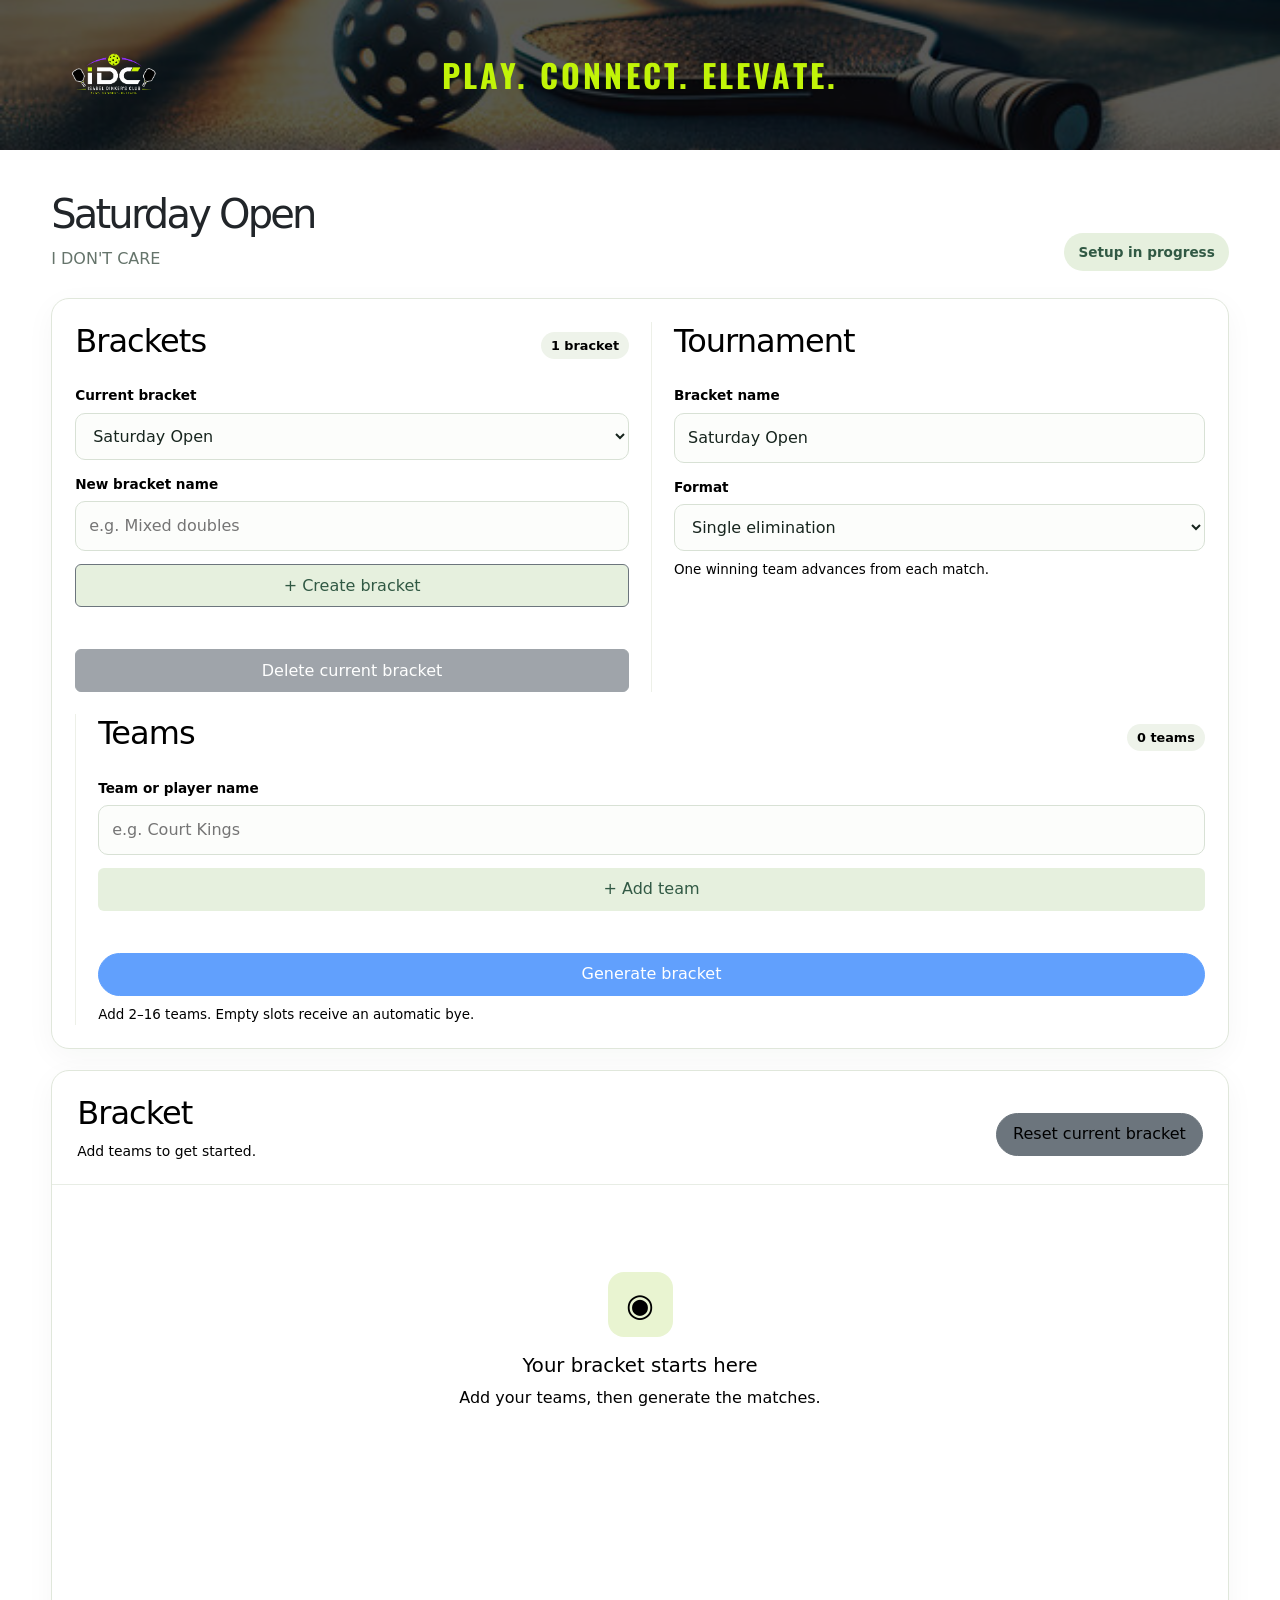
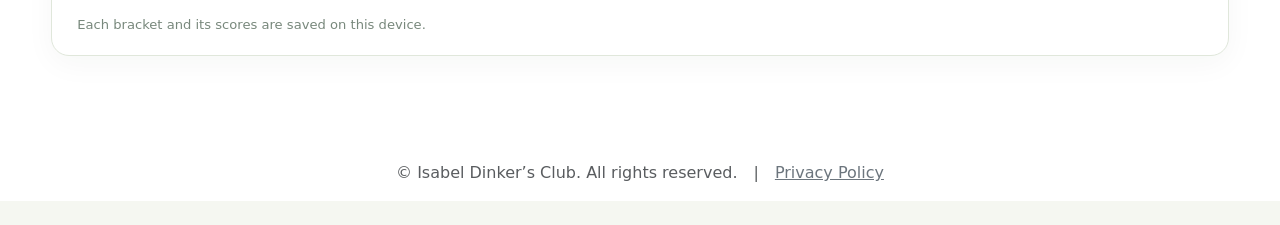
<file: Pickleball site/index.html>
<!doctype html>
<html lang="en" data-bs-theme="light">
  <head>
    <meta charset="utf-8"><meta name="viewport" content="width=device-width,initial-scale=1">
    <title>Isabel Dinker’s Club</title>
    <link
        rel="canonical"
        href="https://getbootstrap.com/docs/5.3/examples/footers/"
      />
    <meta name="description" content="Create a pickleball tournament, manage teams, and run a live single-elimination bracket.">
    <link rel="icon" type="idc_logo2.png" href="idclogo2.png">
    <link href="https://fonts.googleapis.com/css2?family=Oswald:wght@700&display=swap" rel="stylesheet">
    <link rel="stylesheet" href="css/style.css" />
    <script src="assets/js/color-modes.js"></script>
    <link href="assets/dist/css/bootstrap.min.css" rel="stylesheet" />
    <style>
      .bracket-wrap,
      .bracket-wrap p,
      .bracket-wrap h3,
      .bracket-wrap div,
      .sidebar,
      .sidebar h2,
      .sidebar .label,
      .sidebar .hint,
      .sidebar .count,
      .toolbar,
      .toolbar button,
      .toolbar h2,
      .toolbar p {
        color: #000;
      }
      .sidebar button{
        color: #315944;
        background: #e6f0de;
        font-weight: 500;
      }
      .standings-scroll {
        width: 100%;
        overflow-x: auto;
        margin: 0 0 26px;
      }

      .standings {
        width: 100%;
        min-width: 440px;
        border-collapse: collapse;
      }

      .standings th,
      .standings td {
        padding: 10px 12px;
        text-align: left;
        border-bottom: 1px solid #e7eee5;
      }
    </style>
    <meta name="theme-color" content="#c9c8cc" />
    

  </head>
  <body>
    <header> <img class="brand-logo" src="transparent-logo.png" alt="Isabel Dinker’s Club logo"/>

      <div class="header-title">
          <h1> PLAY. CONNECT. ELEVATE.</h1>
      </div>
    </header>

<main>
  <div class="title-row">
    <div>
      <p class="eyebrow"></p>
      <h1 id="displayName"></h1>
      <p class="sub">I DON'T CARE</p>
    </div>

    <span class="pill" id="status">Setup in progress</span>
  </div>

  <div class="layout">
    <aside class="panel sidebar">
      <section>
        <div class="section-heading">
          <h2>Brackets</h2>
          <span class="count" id="bracketCount">1 bracket</span>
        </div>

        <label class="label" for="bracketSelect">Current bracket</label>
        <select id="bracketSelect" aria-label="Current bracket"></select>

        <form id="newBracketForm">
          <label class="label" for="newBracketName">New bracket name</label>
          <input
            id="newBracketName"
            type="text"
            maxlength="60"
            placeholder="e.g. Mixed doubles"
            required
          />
          <button class="btn full btn-secondary px-3" type="submit">
            + Create bracket
          </button>
        </form>

        <p class="message" id="bracketMessage" role="alert"></p>

        <button
          class="btn full btn-secondary px-3"
          id="deleteBracket"
          type="button"
        >
          Delete current bracket
        </button>
      </section>

      <section>
        <div class="section-heading">
          <h2>Tournament</h2>
        </div>

        <label class="label" for="tournamentName">Bracket name</label>
        <input
          id="tournamentName"
          type="text"
          maxlength="60"
          value="Saturday Open"
        />

        <label class="label" for="formatSelect">Format</label>
        <select id="formatSelect">
          <option value="single">Single elimination</option>
          <option value="round-robin">
            Single round robin + single elimination
          </option>
        </select>

        <p class="hint" id="formatHint">One winning team per match.</p>
      </section>

      <section>
        <div class="section-heading">
          <h2>Teams</h2>
          <span class="count" id="teamCount">0 teams</span>
        </div>

        <form id="addForm">
          <label class="label" for="teamInput">Team or player name</label>
          <input
            id="teamInput"
            type="text"
            maxlength="45"
            placeholder="e.g. Court Kings"
            autocomplete="off"
            required
          />
          <button class="btn full" type="submit">+ Add team</button>
        </form>

        <p class="message" id="formMessage" role="alert"></p>
        <ul class="teams" id="teamList"></ul>

        <button
          class="btn full btn-primary rounded-pill px-3"
          id="generate"
          type="button"
        >
          Generate bracket
        </button>

        <p class="hint">
          Add 2–16 teams. Empty slots receive an automatic bye.
        </p>
      </section>
    </aside>

    <section class="panel main-panel" aria-label="Tournament bracket">
      <div class="toolbar">
        <div>
          <h2>Bracket</h2>
          <p id="bracketSummary">Add teams to get started.</p>
        </div>

        <div class="toolbar-actions">
          <button class="btn btn-dark" id="startPlayoffs" type="button" hidden>
            Start elimination
          </button>
          <button
            class="btn full btn-secondary rounded-pill px-3"
            id="reset"
            type="button"
          >
            Reset current bracket
          </button>
        </div>
      </div>

      <div class="bracket-wrap" id="bracketArea"></div>
      <div id="champion"></div>

      <div class="small-note">
        Each bracket and its scores are saved on this device.
      </div>
    </section>
  </div>
</main>


     <div class="container">
      <footer class="py-3 my-4">
        <div class="d-flex flex-wrap justify-content-center align-items-center gap-3 text-body-secondary">
          <span>&copy; Isabel Dinker’s Club. All rights reserved.</span>
          <span aria-hidden="true">|</span>
          <a href="privacy-policy.html" class="link-secondary">Privacy Policy</a>
        </div>
      </footer>
    </div>

    <div class="toast" id="toast" role="status" aria-live="polite"></div>

    <script src="script.js" defer></script>

  </body>
</html>
</file>
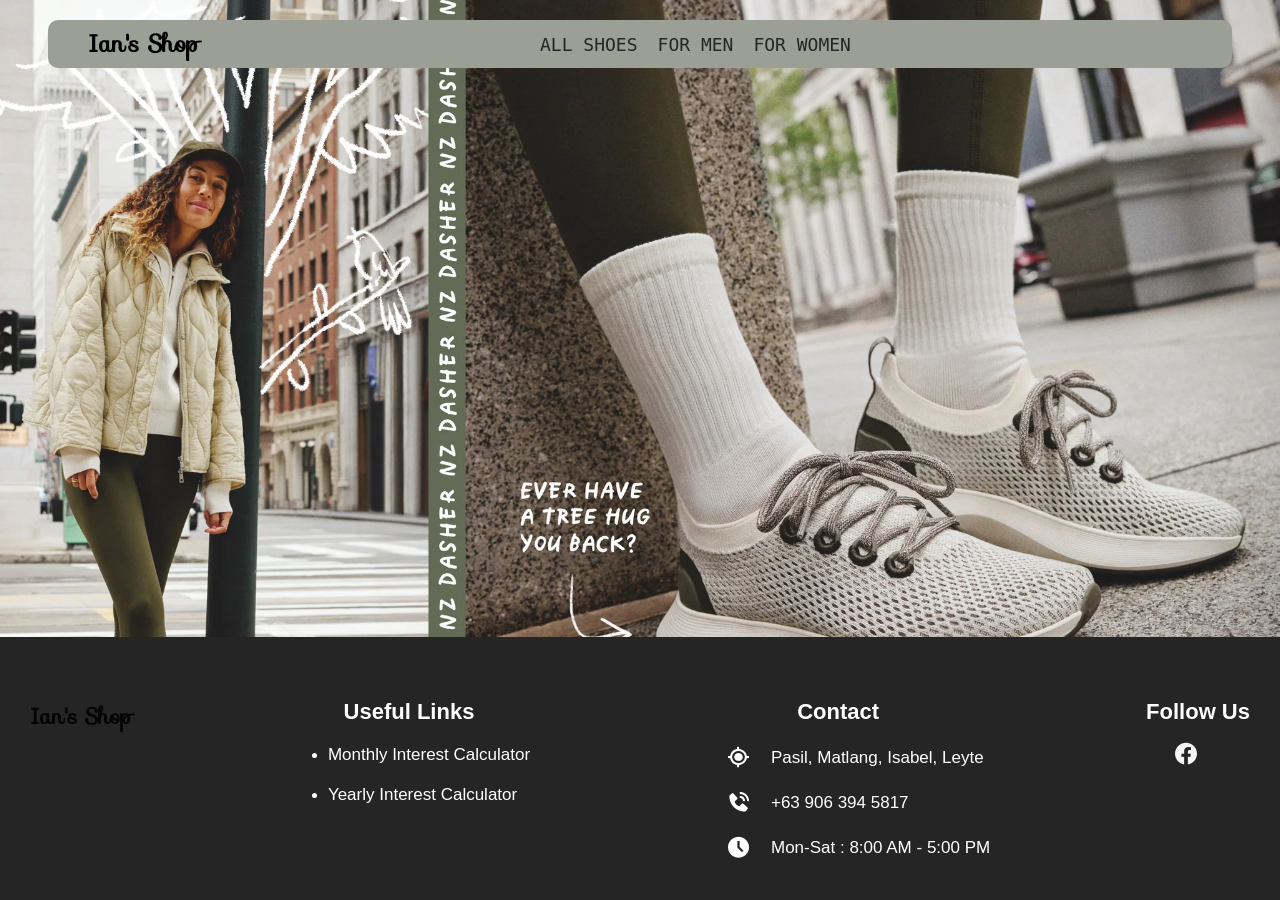
<file: Store/index.html>
<!doctype html>
<html lang="en">
  <head>
    <meta charset="UTF-8" />
    <meta name="viewport" content="width=device-width, initial-scale=1.0" />
    <link rel="preconnect" href="https://fonts.googleapis.com" />
    <link rel="preconnect" href="https://fonts.gstatic.com" crossorigin />
    <link
      href="https://fonts.googleapis.com/css2?family=Imperial+Script&family=Sofia&display=swap"
      rel="stylesheet"
    />
    <link
      href="https://fonts.googleapis.com/css2?family=Imperial+Script&family=Iosevka+Charon+Mono:ital,wght@0,300;0,400;0,500;0,700;1,300;1,400;1,500;1,700&family=Sofia&display=swap"
      rel="stylesheet"
    />
    <link href="https://unpkg.com/boxicons@2.1.4/css/boxicons.min.css" 
    rel="stylesheet"/>
    <title>Ian's Shop</title>
    <style>
      :root {
          /* Colors */
          --primary-color: #7b80a8;
          --secondary-color: #f3961c;
          --dark-color: #252525;
          --white-color: #fff;
          --light-gray-color: #f2f2f2;
          --labor-services-color: #273071;
          --background-image: url("Header_photo.webp");
          --mobile-background: url("mobile_version_background.png");
          --black-color: #050505;
          --header-color: #878a81;
          --secondary-background: #9c9f96;
          --margin-bottom: 16px;
          --site-max-width: 100%;
          --spacing:4px;
          }
      * {
              box-sizing: border-box;
              font-family: Arial, Helvetica, sans-serif;
          }
      html, body {
        /* width: 100%; */
        margin: 0;
        min-height: 100%;
        scroll-behavior: smooth;
          }
      header {
          position: absolute;
          top: calc(var(--spacing) * 5);
          left: calc(var(--spacing) * 12);
          right: calc(var(--spacing) * 12);
          height: calc(var(--spacing) * 12);
          padding: 0px 40px;

          background: var(--secondary-background);
          border-radius: 10px;
          justify-content: center;
          display: flex;
          align-items: center;

      }


        body {
            min-height: 100vh;
            display: flex;
            flex-direction: column;

            background-image: var(--background-image);
            background-size: cover;
            background-position: center;
            background-repeat: no-repeat;
            text-align: center;
            /* background-color: var(--white-color); */
            }

          /* .nav {
              width: 100%;
              max-width: 1500px;
              margin: 50px auto;
              color: #000;
              height: auto;
              display: flex;
              justify-content: center;
              align-items: center;
              padding: 0 40px;
              transition: 0.2s ease;
              } */

          .project-title {
              margin: 0;
              font-family: "sofia", cursive;
          }
          .menu-box {
              display: flex;
              gap: 20px;
              font-family: sans-serif;
              font-size: large;

              /* padding: 10px 15px; */
              margin: auto;
              align-items: center;
             }
          .menu-box a {
              text-decoration: none;
              color: #252525;
              font-family: "Iosevka Charon Mono", monospace;
              font-weight: 500;
          }

          .menu-box a:hover {
              /* background-color: blue; */
              color: white;
          }

          .burger-button {
              display: none;
              background: none;
              border: none;
              font-size: 30px;
              cursor: pointer;
              color: #252525;
          }
          /* Footer Section */
        /* footer {
            background: #273071;
            color: var(--white-color);
            padding: 60px 20px;
        } */

        .footer_section {
            display: flex;
            justify-content: space-between;
            
        }

        .footer_section h3 {
            font-size: 22px;
            margin-bottom: 16px;
            font-weight: 600;
        }

        .footer_section .footer_logo a {
            display: flex;
            gap: 15px;
            align-items: center;
            color: #050505;
            text-decoration: none;
        }

        .footer_section .footer_logo a img {
            max-width: 200px;
        }

        .footer_section .footer_logo a h2 {
            font-weight: 600;
        }

        .footer_section .useful_links ul li {
            margin: 20px 0;
            text-align: left;
            
        }

        .footer_section .useful_links ul li a {
            color: var(--white-color);
            font-size: 17px;
            text-decoration: none;
        }

        .footer_section .useful_links ul li a:hover {
            text-decoration: underline;
        }

        .footer_section .contact_us ul li {
            margin: 20px 0;
            display: flex;
            align-items: center;
            gap: 20px;
        }

        .footer_section .contact_us ul li i {
            font-size: 25px;
        }

        .footer_section .contact_us ul li span {
            font-size: 17px;
        }

        .footer_section .follow_us i {
            font-size: 26px;
            margin-right: 25px;
            cursor: pointer;
            color: #f6f6f7;
            transition: all 0.3s ease;
            text-decoration: none;
        }
        .footer_title {
            text-decoration: none;
            font-family: 'sofia', cursive;
        }

        .footer_section .follow_us i:hover {
            color: white;
        }
        .section_container {
            margin: 0 auto;
            max-width: var(--site-max-width);
        }
        .site-footer {
            width: 100%;
            margin-top: 60px;
            padding: 40px 30px 20px;
            background-color: #252525;
            color: white;
        }

        .bxl-facebook-circle {
            color: #1877f2;
            font-size: 32px;
        }
        .main-content {
            flex: 1;
        }

          @media screen and (max-width: 900px) {
            
        html,
        body {
            width: 100%;
            min-height: 100%;
            height: auto;
            margin: 0;
            scroll-behavior: smooth;
        }

        header {
            top: 15px;
            left: 20px;
            right: 20px;
            height: 55px;
            padding: 0 25px;

            display: flex;
            justify-content: space-between;
            align-items: center;

            border-radius: 10px;
        }

        body {
            min-height: 100vh;
            background-image: var(--mobile-background);
            background-size: cover;
            background-position: center;
            background-repeat: no-repeat;
        }

        .project-title {
            margin: 0;
            font-family: "Sofia", cursive;
            font-size: 26px;
        }

        .site-footer {
            margin-top: 40px;
            padding: 35px 25px 20px;
        }

        .footer_section {
            display: grid;
            grid-template-columns: repeat(2, minmax(0, 1fr));
            gap: 35px 50px;
        }

        .footer_section > div {
            min-width: 0;
            text-align: left;
        }

        .footer_section h3 {
            margin-top: 0;
            margin-bottom: 14px;
            font-size: 20px;
        }

        .footer_section .footer_logo a {
            justify-content: flex-start;
        }

        .footer_section .footer_logo a img {
            width: 100%;
            max-width: 160px;
            height: auto;
        }

        .footer_section .useful_links ul,
        .footer_section .contact_us ul {
            margin: 0;
            padding: 0;
            list-style: none;
        }

        .footer_section .useful_links ul li {
            margin: 12px 0;
            text-align: left;
        }

        .footer_section .useful_links ul li a {
            font-size: 15px;
        }

        .footer_section .contact_us ul li {
            margin: 12px 0;
            gap: 12px;
            align-items: flex-start;
        }

        .footer_section .contact_us ul li i {
            flex-shrink: 0;
            font-size: 22px;
        }

        .footer_section .contact_us ul li span {
            font-size: 15px;
            line-height: 1.5;
            overflow-wrap: anywhere;
        }

        .footer_section .follow_us i {
            margin-right: 15px;
            font-size: 30px;
        }
        }
       
    

    @media screen and (max-width: 600px) {

        html, body {
            width: 100%;
            min-height: 100vh;
            height: auto;
            margin: 0;
            padding: 0;
            overflow-x: hidden;
            scroll-behavior: smooth;
        }  
        header {
            position: relative;
            top: 0;
            left: 0;
            right: 0;
            width: 100%;
            height: 65px;
            padding: 0 20px;
            display: flex;
            justify-content: space-between;
            align-items: center;
            background: var(--secondary-background);
            border-radius: 0;
            z-index: 1000;
        }
        /* BACKGROUND */

        body {
            background-image: var(--mobile-background);
            background-size: cover;
            background-position: center;
            background-repeat: no-repeat;
            background-attachment: scroll;
            text-align: center;
        }
        /* SHOP TITLE */

        .project-title {
            margin: 0;
            font-family: "sofia", cursive;
            font-size: 24px;
            white-space: nowrap;
        }
          header {
              position: relative;
              top: 0;
              left: 0;
              right: 0;
              width: 100%;
              height: auto;
              padding: 15px 20px;
              display: flex;
              justify-content: space-between;
              align-items: center;
              border-radius: 0;
          }

              /* SHOW BURGER BUTTON */

              .burger-button {
                  display: block;
              }

              /* HIDE MENU */

              .menu-box {
                  display: none;
                  position: absolute;
                  top: 100%;
                  left: 0;
                  width: 100%;
                  background-color: #9c9f96;
                  flex-direction: column;
                  gap: 0;
                  padding: 10px 0;
                  margin: 0;
                  z-index: 1000;
              }

              /* SHOW MENU AFTER CLICK */
              .menu-box.active {
                  display: flex;
              }

              /* MENU LINKS */

              .menu-box a {
                  width: 100%;
                  padding: 15px 20px;
                  text-align: center;
                  font-size: 16px;
              }
              .menu-box a:hover {
                  background-color: #7b80a8;
                  color: white;
              }

              .footer_section {
                    grid-template-columns: 1fr;
                    gap: 25px;
            }
        }
        

       
    </style>
  </head>
  <body>
    <header>
      <div>
        <h2 class="project-title">Ian's Shop</h2>
      </div>
      <!-- BURGER BUTTON -->
      <button class="burger-button" id="burgerBtn">☰</button>

      <nav class="menu-box" id="menuBox">
        <a href="shopall.html">ALL SHOES</a>
        <a href="for_men.html">FOR MEN</a>
        <a href="for_women.html">FOR WOMEN</a>
      </nav>
    </header>

    <main class="main-content">
        <h2></h2>
    </main>

    <!-- Footer Section -->
    <footer class="site-footer">
      <div class="section_container">
        <div class="footer_section">
          <div class="footer_logo">
            <a href="index.html">
              <h3 class="footer_title">Ian's Shop</h3>
            </a>
          </div>

          <div class="useful_links">
            <h3>Useful Links</h3>
            <ul>
              <li><a href="monthlycalc.html">Monthly Interest Calculator</a></li>
              <li><a href="interest_calc.html">Yearly Interest Calculator</a></li>
            </ul>
          </div>

          <div class="contact_us">
            <h3>Contact</h3>
            <ul>
              <li>
                <i class="bx bx-current-location"></i>
                <span>Pasil, Matlang, Isabel, Leyte</span>
              </li>
              <li>
                <i class="bx bxs-phone-call"></i> <span>+63 906 394 5817</span>
              </li>
              <li>
                <i class="bx bxs-time-five"></i>
                <span>Mon-Sat : 8:00 AM - 5:00 PM</span>
              </li>
            </ul>
          </div>

          <div class="follow_us">
            <h3>Follow Us</h3>
            <a href="https://www.facebook.com/christian.morre1/">
                <i class="bx bxl-facebook-circle"></i>
            </a>
          </div>
        </div>
      </div>
    </footer>

    <script>
        const burgerBtn = document.getElementById('burgerBtn');
        const menuBox = document.getElementById('menuBox');

        burgerBtn.addEventListener('click', function() {
            menuBox.classList.toggle('active');
        })
    </script>
  </body>
   
</html>
</file>
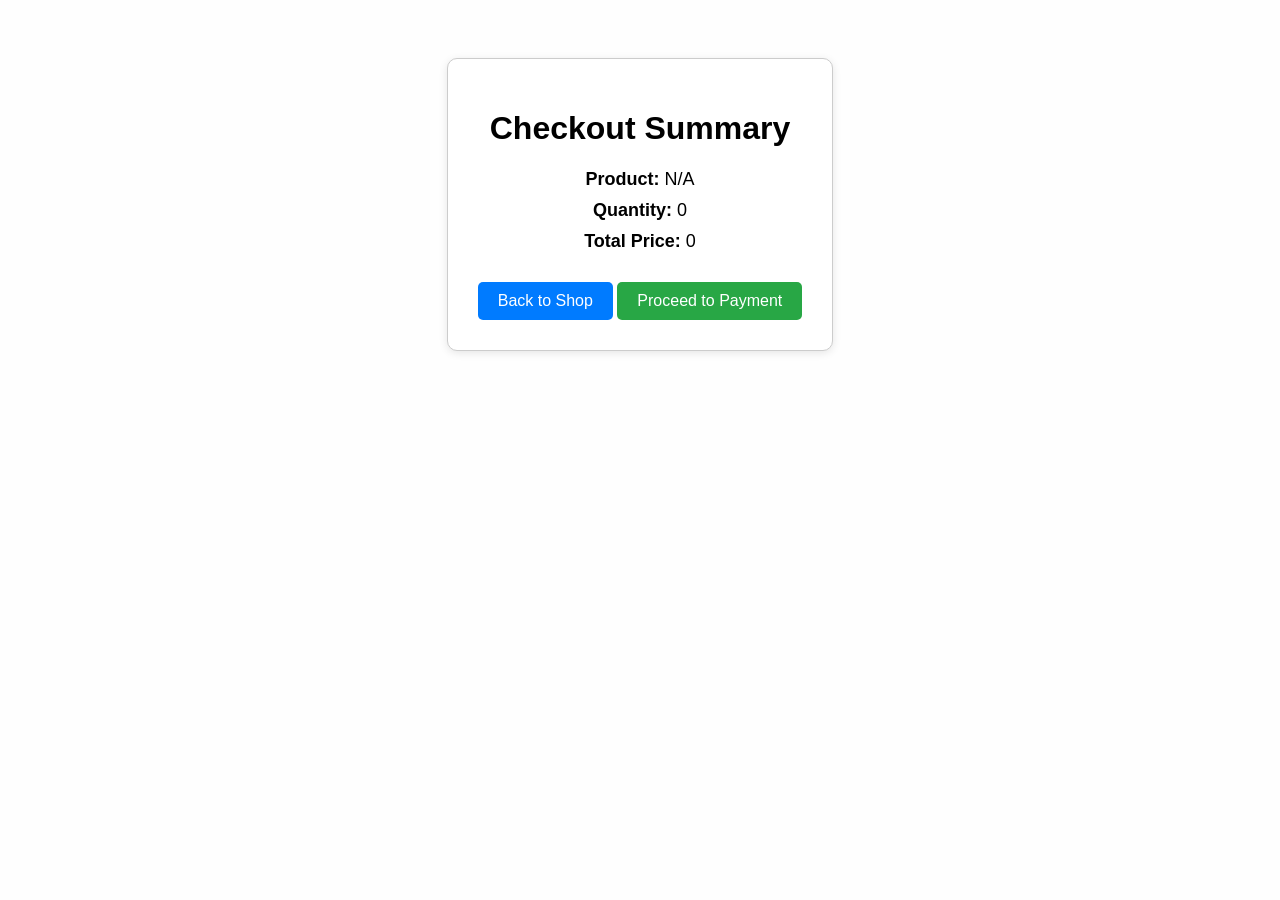
<file: Store/checkout.html>
<!DOCTYPE html>
<html lang="en">
<head>
    <meta charset="UTF-8">
    <meta name="viewport" content="width=device-width, initial-scale=1.0">
    <title>Checkout Summary</title>
    <style>
        body {
            font-family: Arial, Helvetica, sans-serif;
            background: #fefefe;
            padding: 50px;
            text-align: center;
        }
        .summary {
            display: inline-block;
            border: 1px solid #ccc;
            padding: 30px;
            border-radius: 10px;
            box-shadow: 0 2px 8px rgba(0,0, 0, 0.1);
            background-color: #fff;
        }
        h1 {
            color: 28a745;
        }
        p {
            font-size: 18px;
            margin: 10px 0;
        }
        .btn {
            margin-top: 20px;
            padding: 10px 20px;
            font-size: 16px;
            border: none;
            border-radius: 5px;
            cursor: pointer;
        }
        .back-btn {
            background-color: #007bff;
            color: white;
        }
        .pay-btn {
            background-color: #28a745;
            color: white;
        }

    </style>
</head>
<body>
    <div class="summary">
        <h1>Checkout Summary</h1>
        <p><strong>Product:</strong> <span id="productName"></span></p>
        <p><strong>Quantity:</strong> <span id="qty"></span></p>
        <p><strong>Total Price:</strong> <span id="total"></span></p>

        <button class="btn back-btn" id="backBtn"> Back to Shop</button>
        <button class="btn pay-btn" id="payBtn"> Proceed to Payment</button>
    </div>

    <script>
        //Read query parameters and display them
        const params = new URLSearchParams(window.location.search);
        const productName = params.get('product') || 'N/A';
        const quantity = params.get('qty') || '0';
        const total = params.get('total') || '0';

        document.getElementById('productName').textContent = productName;
        document.getElementById('qty').textContent = quantity;
        document.getElementById('total').textContent = total;
        
        //Back Button Handler
        document.getElementById('backBtn').addEventListener('click', function() {
            window.location.href = "shopall.html";
        });

        document.getElementById('payBtn').addEventListener('click', function () {
            alert(`Proceeding to payment... \n\nProduct: ${name}\nQuantity: ${quantity}\nTotal Price: $${total}`);
        });
    </script>

</body>
</html>
</file>
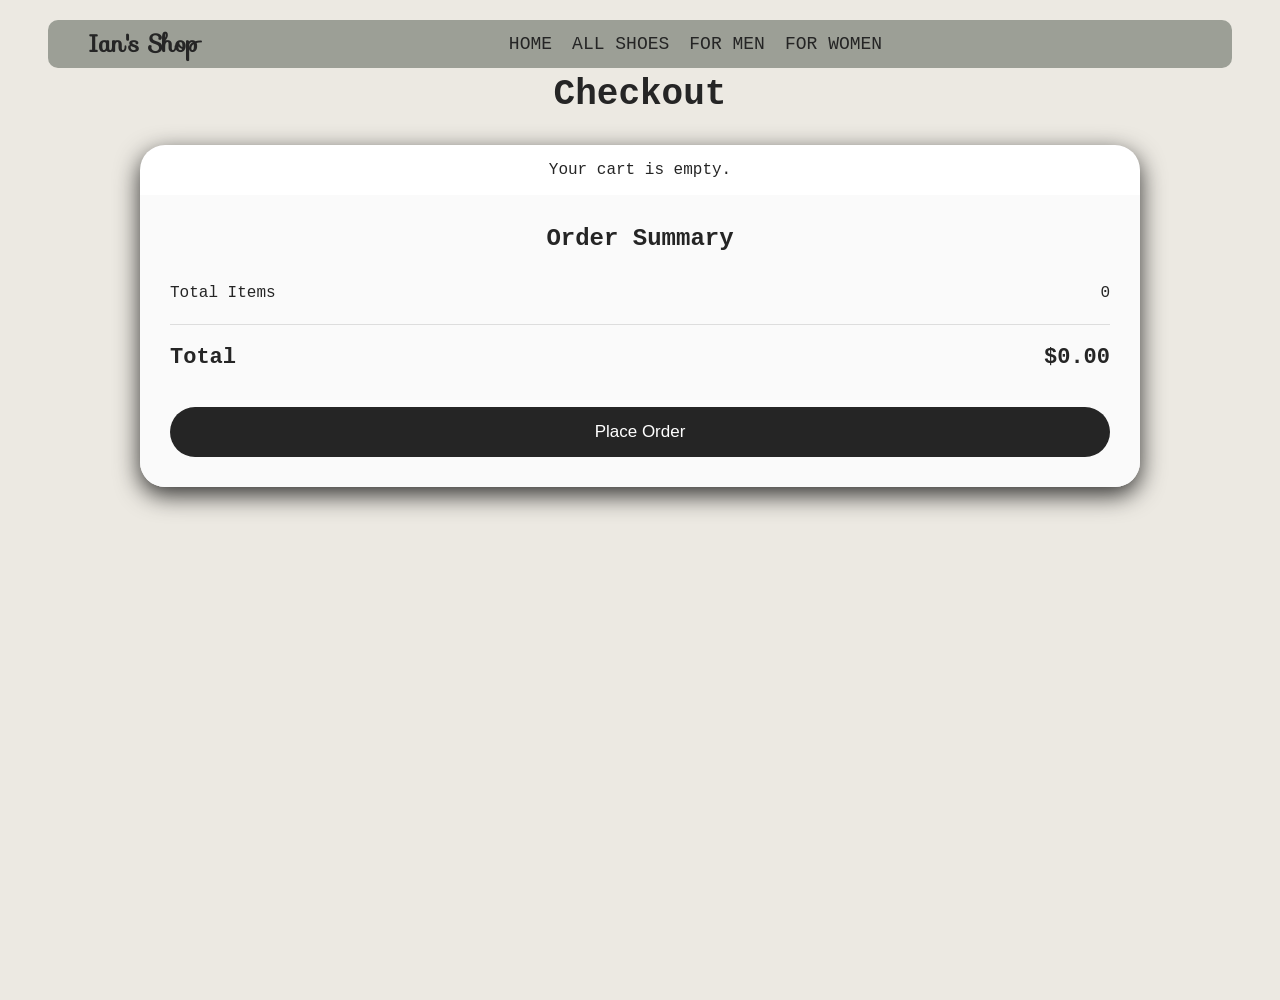
<file: Store/checkout2.html>
<!DOCTYPE html>
<html lang="en">
<head>
    <meta charset="UTF-8">
    <meta name="viewport" content="width=device-width, initial-scale=1.0">
    <title>CHECKOUT</title>
    <link rel="preconnect" href="https://fonts.googleapis.com">
    <link rel="preconnect" href="https://fonts.gstatic.com" crossorigin>
    <link href="https://fonts.googleapis.com/css2?family=Imperial+Script&family=Sofia&display=swap" rel="stylesheet">
    <link href="https://fonts.googleapis.com/css2?family=Imperial+Script&family=Iosevka+Charon+Mono:ital,wght@0,300;0,400;0,500;0,700;1,300;1,400;1,500;1,700&family=Sofia&display=swap" rel="stylesheet">
    <style>
    :root {
        /* Colors */
        --primary-color: #7b80a8;
        --secondary-color: #f3961c;
        --dark-color: #252525;
        --white-color: #fff;
        --light-gray-color: #f2f2f2;
        --labor-services-color: #273071;
        --background-image: url("Header_photo.webp");
        --black-color: #050505;
        --header-color: #878a81;
        --secondary-background: #9c9f96;
        --margin-bottom: 16px;
        --site-max-width: 100%;
        --spacing:4px;
        }
    * {
            box-sizing: border-box;
            /* font-family: Arial, Helvetica, sans-serif; */
        }
    html {
      /* width: 100%; */
      height: 1000px;
      margin: 0;
      scroll-behavior: smooth;
        }
    header {
        position: absolute;
        top: calc(var(--spacing) * 5);
        left: calc(var(--spacing) * 12);
        right: calc(var(--spacing) * 12);
        height: calc(var(--spacing) * 12);
        padding: 0px 40px;
        background: var(--secondary-background);
        border-radius: 10px;
        justify-content: center;
        display: flex;
        align-items: center;
       
    }
    

    body {
        background-color: #ece9e2;
        background-size: cover;
        background-position: center;
        background-repeat: no-repeat;
        text-align: center;
        margin: 0;
        padding: 50px 20px;
        font-family: "Iosevka Charon Mono", monospace;
        color: #252525;
        /* background-color: var(--white-color); */
        }

        /* .nav {
            width: 100%;
            max-width: 1500px;
            margin: 50px auto;
            color: #000;
            height: auto;
            display: flex;
            justify-content: center;
            align-items: center;
            padding: 0 40px;
            transition: 0.2s ease;
            } */

        .project-title {
            margin: 0;
            font-family: "sofia", cursive;
        }
        .menu-box {
            display: flex;
            gap: 20px;
            font-family: sans-serif;
            font-size: large;

            /* padding: 10px 15px; */
            margin: auto;
            align-items: center;
           }
        .menu-box a {
            text-decoration: none;
            color: #252525;
            font-family: "Iosevka Charon Mono", monospace;
            font-weight: 500;
        }

        .menu-box a:hover {
            /* background-color: blue; */
            color: white;
        }

        .checkout-container {
            width: 90%;
            max-width: 1000px;
            margin: auto;
        }

        .checkout-container > h1 {
            margin-bottom: 30px;
            font-size: 36px;
        }

        /* MAIN CHECKOUT BOX */

        .checkout-box {
            background-color: white;
            border-radius: 25px;
            overflow: hidden;
            box-shadow: 0 8px 25px rgba(0, 0, 0, 0.8);
        }

        /* PRODUCT */
        .checkout-product {
            display: grid;
            grid-template-columns: 180px 1fr 150px;
            align-items: center;
            gap: 30px;
            padding: 25px;
            border-bottom: 1px solid #e5e5e5;
        }

        /* IMAGE */
        .product-image {
            width: 180px;
            height: 180px;
            background-color: #f5f5f5;
            border-radius: 15px;
            display: flex;
            justify-content: center;
            align-items: center;
        }

        .product-image img {
            width: 100%;
            height: 100%;
            object-fit: contain;
            padding: 10px;
        }

        /* PRODUCT INFORMATION */
        .product-information {
            text-align: left;
        }

        .product-information h2 {
            margin: 0 0 10px;
            font-size: 22px;
        }

        /* .description {
            margin: 0 0 15px;
            color: #777;
        } */

        .price {
            font-size: 18px;
        }

        .quantity {
            color: #555;

        }

        /* SUBTOTAL */
        .subtotal {
            text-align: right;
        }

        .subtotal span {
            display: block;
            margin-bottom: 8px;
            color: #777;
        }

        .subtotal strong {
            font: 20px;
        }

        /* ORDER SUMMARY */
        .order-summary {
            padding: 30px;
            background-color: #fafafa;
        }

        .order-summary h2 {
            margin-top: 0;
        }

        .summary-row {
            display: flex;
            justify-content: space-between;
            padding: 12px 0;
        }

        .summary-row.total {
            margin-top: 10px;
            padding-top: 20px;
            border-top: 1px solid #ddd;
            font-size: 22px;
            font-weight: bold;
        }

        /* PLACE ORDER */

        #placeOrderBtn {
            width: 100%;
            margin-top: 25px;
            padding: 15px;
            border: none;
            border-radius: 25px;
            background-color: #252525;
            color: white;
            font-size: 17px;
            cursor: pointer;
        }

        #placeOrderBtn:hover {
            background-color: #555;
        }

        .burger-button {
            display: none;
            background: none;
            border: none;
            font-size: 30px;
            cursor: pointer;
            color: #252525;
        }

        @media (max-width: 700px) {

        header {
            position: relative;
            top: 0;
            left: 0;
            right: 0;
            width: 100%;
            height: auto;
            padding: 15px 20px;
            display: flex;
            justify-content: space-between;
            align-items: center;
            border-radius: 0;
         }

            /* SHOW BURGER BUTTON */

        .burger-button {
            display: block;
        }

            /* HIDE MENU */

        .menu-box {
            display: none;
            position: absolute;
            top: 100%;
            left: 0;
            width: 100%;
            background-color: #9c9f96;
            flex-direction: column;
            gap: 0;
            padding: 10px 0;
            margin: 0;
            z-index: 1000;
        }

            /* SHOW MENU AFTER CLICK */
        .menu-box.active {
            display: flex;
        }

            /* MENU LINKS */

        .menu-box a {
            width: 100%;
            padding: 15px 20px;
            text-align: center;
            font-size: 16px;
        }
        .menu-box a:hover {
            background-color: #7b80a8;
            color: white;
        }    

        .checkout-product {
            grid-template-columns: 100px 1fr;
            gap: 15px;
        }


        .product-image {
            width: 100px;
            height: 100px;
        }


        .subtotal {
            grid-column: 1 / -1;
            text-align: right;
        }

}

    </style>
</head>
<body>
     <header>
    <div>
         <h2 class="project-title">Ian's Shop</h2>
    </div>

    <!-- BURGER BUTTON -->
    <button class="burger-button" id="burgerBtn">☰</button>

    <nav class="menu-box" id="menuBox">
        <a href="index.html">HOME</a>
        <a href="shopall.html">ALL SHOES</a>
        <a href="for_men.html">FOR MEN</a>
        <a href="#">FOR WOMEN</a>
    </nav>
    </header>

    <main class="checkout-container">

        <h1>Checkout</h1>

        <!-- CHECKOUT BOX -->

        <section class="checkout-box">
            <!-- PRODUCT LIST -->
            <div id="checkoutItems">

                <!-- 
                Products will automatically
                 qppear here using Javascript 
                 -->

            </div>

                <!-- ORDER SUMMARY -->
                 <div class="order-summary">
                    <h2>Order Summary</h2>

                    <div class="summary-row">

                        <span>
                            Total Items
                        </span>

                        <span id="totalQuantity">0</span>
                    
                    </div>

                    <div class="summary-row total">
                        <span>Total</span>
                        <span>$<span id="totalPrice"></span>
                    </div>

                    <button id="placeOrderBtn">Place Order</button>

                 </div>
        </section>
    </main>

    <script>
        //GET CART FROM LOCAL STORAGE

        const cart = JSON.parse(localStorage.getItem("shoppingCart")) || [];

        //GET HTML ELEMENTS

        const checkoutItems = document.getElementById("checkoutItems");
        const totalQuantityDisplay = document.getElementById("totalQuantity");
        const totalPriceDisplay = document.getElementById("totalPrice");
        const placeOrderBtn = document.getElementById("placeOrderBtn");
        


        //TOTAL VARIABLES

        let totalQuantity = 0;
        let totalPrice = 0;

        //CHECK IF CART IS EMPTY

        if (cart.length === 0) {
            checkoutItems.innerHTML = "<p>Your cart is empty.</p>";
        }

        //DISPLAY PRODUCTS

        cart.forEach(function(item) {
            const subtotal = item.price * item.quantity;

            totalQuantity += item.quantity;

            totalPrice += subtotal;

            //CREATE PRODUCT CONTAINER

            const product = document.createElement("div");
            product.classList.add("checkout-product");

            product.innerHTML = `<div class="product-image">
                <img src="${item.image}"
                alt="${item.name}">
                </div>

                <div class="product-information">

                    <h2>
                        ${item.name}
                    </h2>

                    <p class="price">
                        $${item.price.toFixed(2)}
                    </p>

                    <p class="quantity">
                        Quantity:
                        ${item.quantity}
                    </p>
                </div>

                <div class="subtotal">
                    <span>Subtotal</span>

                    <strong>
                        $${subtotal.toFixed(2)}
                    </strong>
                </div>
                `;

                checkoutItems.appendChild(product);
        });

        //DISPLAY TOTALS

        totalQuantityDisplay.textContent = totalQuantity;
        totalPriceDisplay.textContent = totalPrice.toFixed(2);

        placeOrderBtn.addEventListener('click', function() {
            alert("Your order has been placed. Thank you for shopping with us")
            window.location.href = 'index.html';
        
        

    });

        const burgerBtn = document.getElementById('burgerBtn');
        const menuBox = document.getElementById('menuBox');

            burgerBtn.addEventListener("click", function() {
            menuBox.classList.toggle("active");

            const menuIsOpen = menuBox.classList.contains("active");
            burgerBtn.setAttribute("aria-expanded");
            menuIsOpen
        });

    </script>
</body>
</html>
</file>
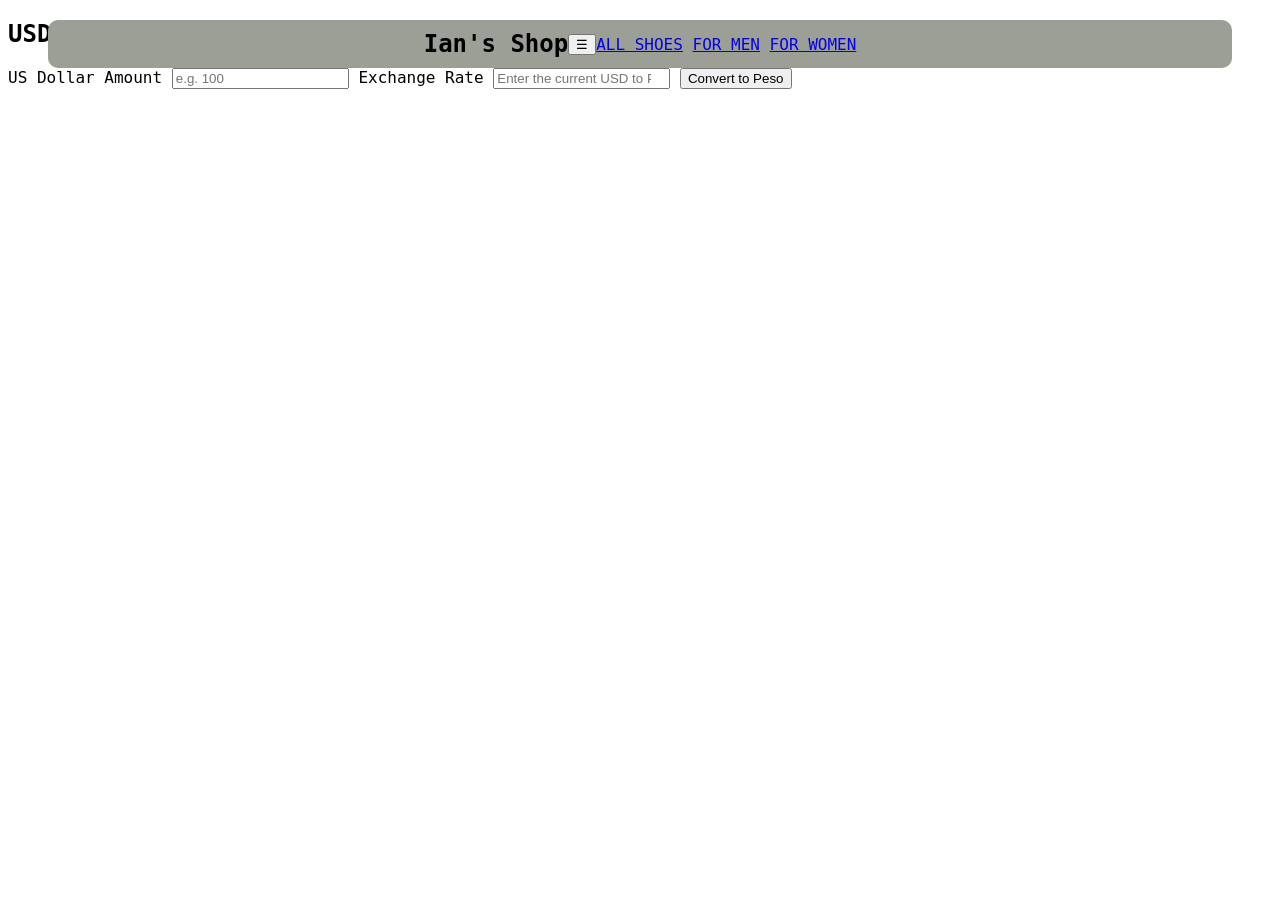
<file: Store/dollar_converter.html>
<!DOCTYPE html>
<html lang="en">
<head>
    <meta charset="UTF-8">
    <meta name="viewport" content="width=device-width, initial-scale=1.0">
    <meta charset="UTF-8">
    <meta name="viewport" content="width=device-width, initial-scale=1.0">
    <link rel="preconnect" href="https://fonts.googleapis.com">
    <link rel="preconnect" href="https://fonts.gstatic.com" crossorigin>
    <link href="https://fonts.googleapis.com/css2?family=Imperial+Script&family=Sofia&display=swap" rel="stylesheet">
    <link href="https://fonts.googleapis.com/css2?family=Imperial+Script&family=Iosevka+Charon+Mono:ital,wght@0,300;0,400;0,500;0,700;1,300;1,400;1,500;1,700&family=Sofia&display=swap" rel="stylesheet">
    <title>DOLLAR TO PESO</title>
    <style>
        body {
            font-family: "Iosevka Charon Mono", monospace;
            /* max-width: 400px;
            margin: 50px auto;
            padding: 20px;
            border: 1px solid #ccc;
            border-radius: 8px; */
        }
        :root {
            /* Colors */
            --primary-color: #7b80a8;
            --secondary-color: #f3961c;
            --dark-color: #252525;
            --white-color: #fff;
            --light-gray-color: #f2f2f2;
            --labor-services-color: #273071;
            /* --background-image: url("Header_photo.webp"); */
            --black-color: #050505;
            --header-color: #878a81;
            --secondary-background: #9c9f96;
            --margin-bottom: 16px;
            --site-max-width: 100%;
            --spacing:4px;
        }
        * {
            box-sizing: border-box;
            /* font-family: Arial, Helvetica, sans-serif; */
        }
        header {
          position: absolute;
          top: calc(var(--spacing) * 5);
          left: calc(var(--spacing) * 12);
          right: calc(var(--spacing) * 12);
          height: calc(var(--spacing) * 12);
          padding: 0px 40px;
          background: var(--secondary-background);
          border-radius: 10px;
          justify-content: center;
          display: flex;
          align-items: center;
        }

    </style>
</head>
<body>
    <header>
      <div>
        <h2 class="project-title">Ian's Shop</h2>
      </div>
      <!-- BURGER BUTTON -->
      <button class="burger-button" id="burgerBtn">☰</button>

      <nav class="menu-box" id="menuBox">
        <a href="shopall.html">ALL SHOES</a>
        <a href="for_men.html">FOR MEN</a>
        <a href="for_women.html">FOR WOMEN</a>
      </nav>
    </header>
    
    <main class="converter">
        
    <h2>USD to PHP Converter</h2>

        <label for="usdAmount">US Dollar Amount</label>
        <input
            type="number"
            id="usdAmount"
            min="0"
            step="0.01"
            placeholder="e.g. 100"
        />

        <label for="exchangeRate">Exchange Rate</label>
        <input
            type="number"
            id="exchangeRate"
            min="0"
            step="0.01"
            placeholder="Enter the current USD to PHP rate"
        />

        <button type="button" id="convertBtn">Convert to Peso</button>

        <div id="conversionResult" aria-live="polite"></div>

    </main>
</body>
</html>
</file>
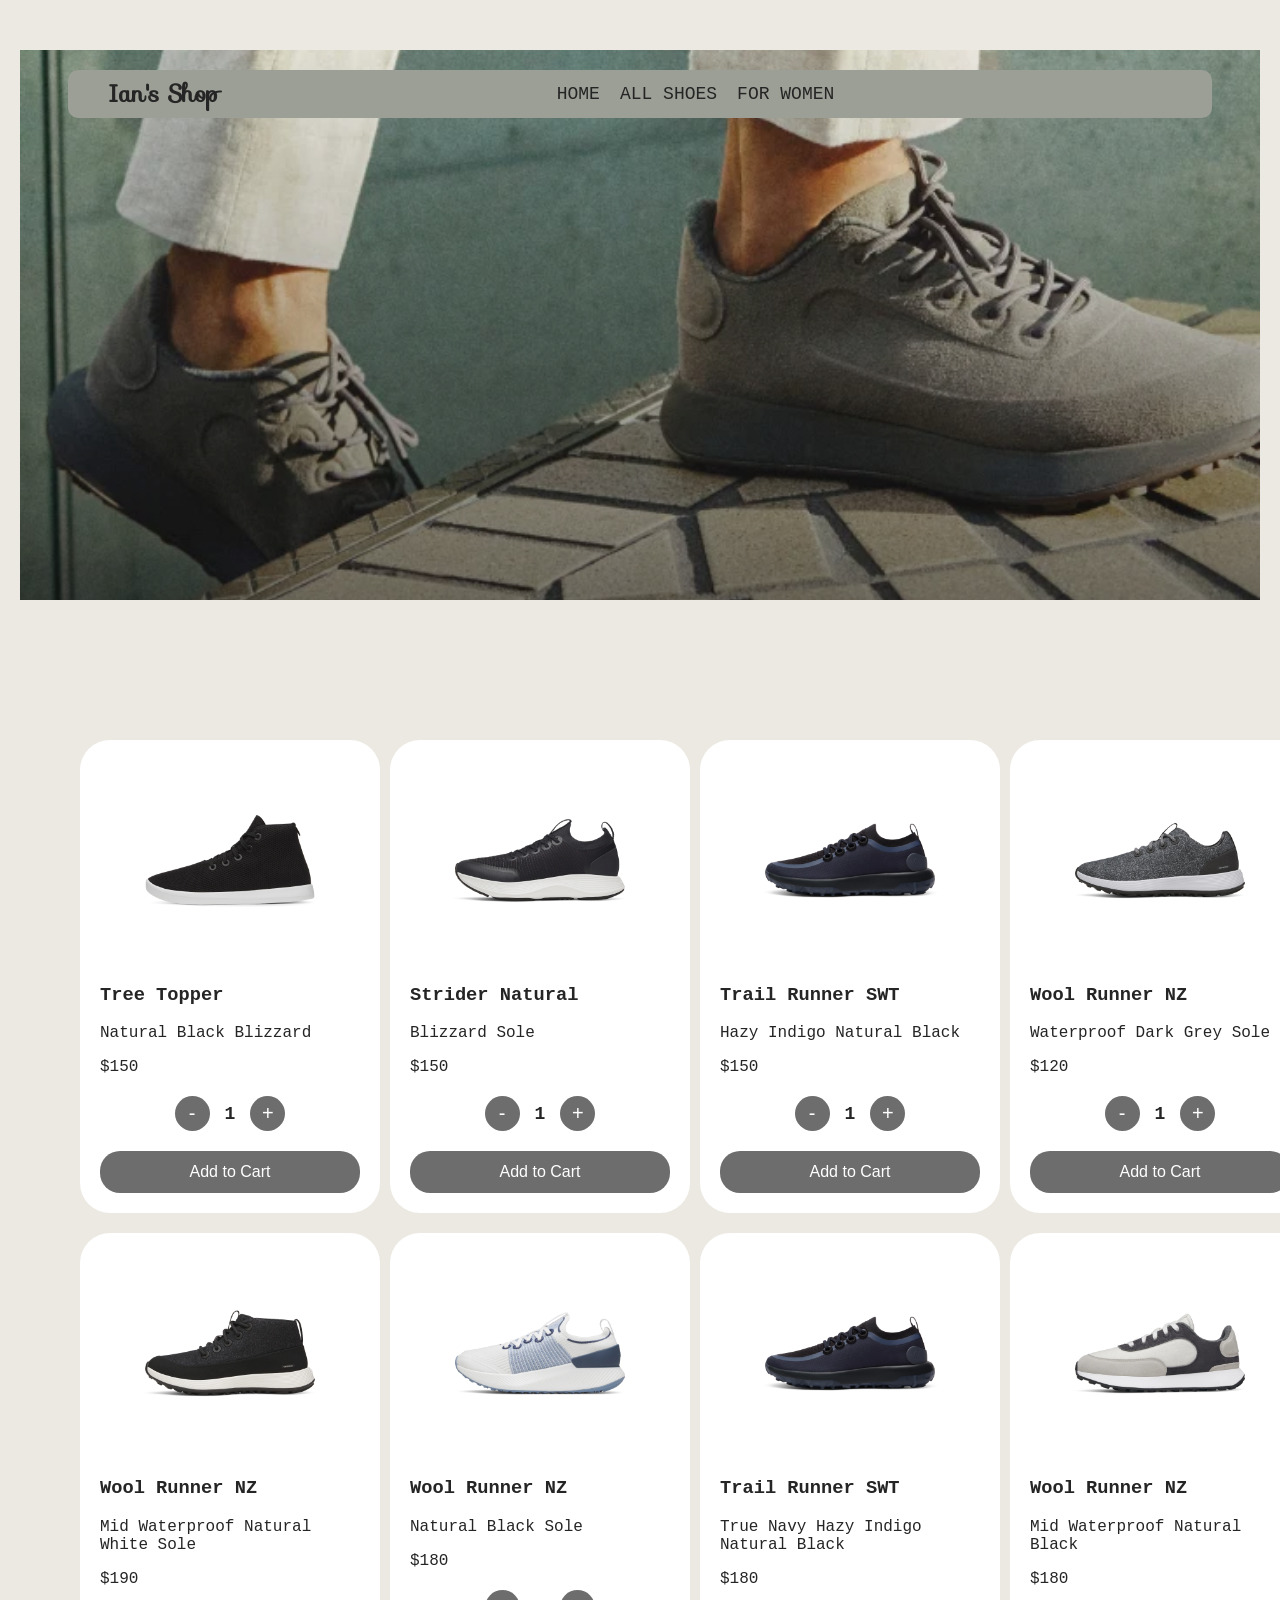
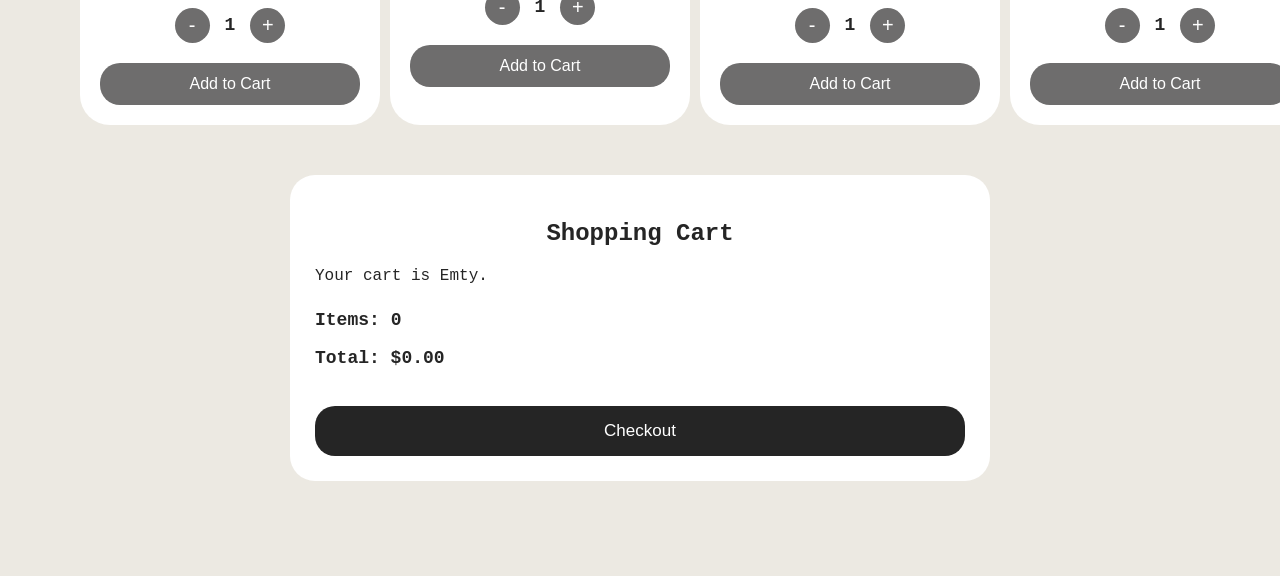
<file: Store/for_men.html>
<!DOCTYPE html>
<html lang="en">
<head>
    <meta charset="UTF-8">
    <meta name="viewport" content="width=device-width, initial-scale=1.0">
    <link rel="preconnect" href="https://fonts.googleapis.com" />
    <link rel="preconnect" href="https://fonts.gstatic.com" crossorigin />
    <link
      href="https://fonts.googleapis.com/css2?family=Imperial+Script&family=Sofia&display=swap"
      rel="stylesheet"
    />
    <link
      href="https://fonts.googleapis.com/css2?family=Imperial+Script&family=Iosevka+Charon+Mono:ital,wght@0,300;0,400;0,500;0,700;1,300;1,400;1,500;1,700&family=Sofia&display=swap"
      rel="stylesheet"
    />
    <title>SHOES FOR MEN</title>
    <style>
    :root {
        /* Colors */
        --primary-color: #7b80a8;
        --secondary-color: #f3961c;
        --dark-color: #252525;
        --white-color: #fff;
        --light-gray-color: #f2f2f2;
        --labor-services-color: #273071;
        --background-image: url("Header_photo.webp");
        --black-color: #050505;
        --header-color: #878a81;
        --secondary-background: #9c9f96;
        --margin-bottom: 16px;
        --site-max-width: 100%;
        --spacing:4px;
    }

    * {
        box-sizing: border-box;
    }

    html, body {
        height: 1000px;
        margin: 0;
        scroll-behavior: smooth;
    }

    header {
        position: absolute;
        top: calc(var(--spacing) * 5);
        left: calc(var(--spacing) * 12);
        right: calc(var(--spacing) * 12);
        height: calc(var(--spacing) * 12);
        padding: 0px 40px;
        background: var(--secondary-background);
        border-radius: 10px;
        justify-content: center;
        display: flex;
        align-items: center;
       
    }

    body {
        background-color: #ece9e2;
        background-size: cover;
        background-position: center;
        background-repeat: no-repeat;
        text-align: center;
        margin: 0;
        padding: 50px 20px;
        font-family: "Iosevka Charon Mono", monospace;
        color: #252525;
        /* background-color: var(--white-color); */
    }

    .hero {
        position: relative;
        width: 100%;
        min-height: 470px;
        background-image:
            linear-gradient(
            to bottom,
            rgba(0, 0, 0, 0.05),
            rgba(0, 0, 0, 0.35)
            ),
            url("mens_sneakers/mens_sneakers_header.webp");
        background-size: cover;
        background-position: center;
        background-repeat: no-repeat;

        border-radius: 20px;
        overflow: hidden;
    }

    .project-title {
        margin: 0;
        font-family: "sofia", cursive;
    }
    .menu-box {
        display: flex;
        gap: 20px;
        font-family: sans-serif;
        font-size: large;
        margin: auto;
        align-items: center;
    }
    .menu-box a {
        text-decoration: none;
        color: #252525;
        font-family: "Iosevka Charon Mono", monospace;
        font-weight: 500;
    }
    .menu-box a:hover {
        color: white;
    }

    .header_back {
        background-image: url("Mens_dasher.webp");
    }

    .gallery {
        width: 100%;
        max-width: 1400px;
        display: grid;
        grid-template-columns: repeat(4, 1fr);
        row-gap: 20px;
        column-gap: 10px;
        margin: 0 auto;
        padding: 20px;
        cursor: pointer;

            /* background-color: white;
            border-radius: 10%; */
    }
    .gallery img:hover {
        transform: scale(1.5);
    }

    .hero_container {
        padding: 120px 40px 60px;
        min-height: 100vh;
        
    }

    .shoe_box {
        width: 300px;
        padding: 20px;
        background-color: white;
        border-radius: 30px;
        align-items: flex-start;
        text-align: left;
        transition: transform 0.3s ease,
                    box-shadow 0.3s ease;

        font-family: "Iosevka Charon Mono", monospace;
    }

    .shoe_box:hover {
        transform: translateY(-8px);
        box-shadow: 0 12px 30px rgba(0, 0, 0, 0.12);
    }

    .shoe_box img {
        width: 100%;
        height: 200px;
        object-fit: contain;
    }

    .popup {
        display: none;
        position: fixed;
        top: 0;
        left: 0;
        width: 100%;
        height: 100%;
        background: rgba(0, 0, 0, 0.8);
        justify-content: center;
        align-items: center;
        flex-direction: column;
    }

    .popup img {
            width: 80%;
            max-width: 600px;
            border-radius: 10px;
        }
        .caption {
            color: white;
            margin-top: 10px;
            font-size: 18px;
            /* background: rgba(238, 235, 235, 0.5); */
            padding: 5px 10px;
            border-radius: 5px;
            font-family: "Iosevka Charon Mono", monospace;
            white-space: pre-line;
        }
        .close-btn {
            position: absolute;
            top: 290px;
            right: 530px;
            font-size: 30px;
            color: white;
            cursor: pointer;
        }

        /* Quantity Controls */
        .controls {
            display: flex;
            justify-content: center;
            align-items: center;
            gap: 15px;
            margin: 20px 0;
        }

        .controls button {
            width: 35px;
            height: 35px;
            border: none;
            border-radius: 50%;
            background-color: #6e6d6d;
            color: white;
            font-size: 20px;
            cursor: pointer;
        }

        .quantity {
            font-size: 18px;
            font-weight: bold;
        }
   
    /* Add to cart */

        .addToCartBtn {
            width: 100%;
            padding: 12px 20px;
            border: none;
            border-radius: 20px;
            background-color: #6e6d6d;
            color: white;
            font-size: 16px;
            cursor: pointer;
        }

        .addToCartBtn:hover {
            background-color: #4c5a7c;
            color: #050505;
        }

        /* Shopping Cart */

        .cart {
            width: 90%;
            max-width: 800px;
            margin: 40px auto;
            padding: 30px;
            background-color: white;
            border-radius: 25px;
            text-align: left;
        }

        .cart h2 {
            text-align: center;
        }

        .cart-item {
            display: flex;
            justify-content: space-between;
            padding: 15px 0;
            border-bottom: 1px solid #ddd;
        }

        .cart-summary {
            margin-top: 25px;
            font-size: 18px;
            font-weight: bold;
        }

        #checkoutBtn {
            width: 100%;
            padding: 15px;
            margin-top: 20px;
            border: none;
            border-radius: 20px;
            background-color: #252525;
            color: white;
            font-size: 17px;
            cursor: pointer;
        }

        /* TOAST MESSAGE */
        #toast {
            visibility: hidden;
            min-width: 250px;
            background-color: #333;
            color: #fff;
            text-align: center;
            border-radius: 8px;
            padding: 16px;
            position: fixed;
            z-index: 9999;
            bottom: 30px;
            right: 30px;
            font-size: 14px;
            transition: opacity 0.5s ease, visbility 0.5s;
        }
        #toast.show {
            visibility: visible;
            opacity: 1;
        }
        .burger-button {
            display: none;
            background: none;
            border: none;
            font-size: 30px;
            cursor: pointer;
            color: #252525;
        }

      
        @media screen and (max-width: 900px) {
        header {
            position: relative;
            top: 0;
            left: 0;
            right: 0;
            width: 100%;
            height: auto;
            padding: 15px 20px;
            display: flex;
            justify-content: space-between;
            align-items: center;
            background-color: #9c9f96;
            border-radius: 0;
            z-index: 1000;
        }

        .project-title {
            margin: 0;
            font-size: 26px;
        }

        /* HERO SECTION */

        .hero {
            min-height: 550px;
            background-image:
            linear-gradient(
                to bottom,
                rgba(0, 0, 0, 0.05),
                rgba(0, 0, 0, 0.45)
            ),
            url("mens_sneakers/mens_sneakers_mobile_header.webp");
            background-size: cover;
            background-position: center;
            background-repeat: no-repeat;
            border-radius: 0;
        }

        /* BURGER BUTTON */

        .burger-button {
            display: block;
            padding: 5px;
            background: none;
            border: none;
            color: #252525;
            font-size: 30px;
            cursor: pointer;
        }

        /* DROPDOWN MENU */

        .menu-box {
            display: none;
            position: absolute;
            top: 100%;
            left: 0;
            right: 0;
            width: 100%;
            margin: 0;
            padding: 10px 0;
            background-color: #9c9f96;
            flex-direction: column;
            gap: 0;
            z-index: 1000;
        }

        .menu-box.active {
            display: flex;
        }

        .menu-box a {
            width: 100%;
            padding: 15px 20px;
            color: #252525;
            font-size: 16px;
            text-align: center;
            text-decoration: none;
        }

        .menu-box a:hover {
            color: white;
            background-color: #7b80a8;
        }

        /* PRODUCT AREA */

        .hero_container {
            padding: 30px 15px;
            background-size: cover;
            background-position: center;
            background-repeat: no-repeat;
        }

        .gallery {
            width: 100%;
            padding: 10px;
            display: grid;
            grid-template-columns: repeat(2, minmax(0, 1fr));
            gap: 20px;
        }

        .shoe_box {
            width: 100%;
            max-width: 350px;
            margin: 0 auto;
        }

        .shoe_box img {
            display: block;
            width: 100%;
            height: 220px;
            object-fit: contain;
        }

        /* CART */

        .cart {
            width: calc(100% - 30px);
            margin: 25px auto;
            padding: 20px 15px;
            border-radius: 18px;
        }

        .cart h2 {
            margin-top: 0;
            font-size: 22px;
        }

        .cart-item {
            display: flex;
            justify-content: space-between;
            align-items: center;
            flex-wrap: wrap;
            gap: 8px;
            padding: 15px 0;
            font-size: 14px;
        }

        .cart-summary {
            margin-top: 20px;
            font-size: 16px;
        }

        #checkoutBtn {
            width: 100%;
            padding: 14px;
            font-size: 16px;
        }
        }
        .cart {
            width: 92%;
            max-width: 700px;
            padding: 25px;
            margin: 30px auto;
        }
        .hero {
                min-height: 550px;
                border-radius: 0;
                background-image:
                linear-gradient(
                    to bottom,
                    rgba(0, 0, 0, 0.05),
                    rgba(0, 0, 0, 0.45)
                ),
                url("mens_sneakers/mens_sneakers_mobile_header.webp");
                background-position: center;
            }


        @media screen and (max-width: 600px) {
            header {
                position: relative;
                top: 0;
                left: 0;
                right: 0;
                width: 100%;
                height: auto;
                padding: 15px 20px;
                display: flex;
                justify-content: space-between;
                align-items: center;
                border-radius: 0;
            }

            .hero {
                min-height: 550px;
                border-radius: 0;
                background-image:
                linear-gradient(
                    to bottom,
                    rgba(0, 0, 0, 0.05),
                    rgba(0, 0, 0, 0.45)
                ),
                url("mens_sneakers/mens_sneakers_mobile_header.webp");
                background-position: center;
            }

            /* SHOW BURGER BUTTON */

            .burger-button {
                display: block;
            }

            /* HIDE MENU */

            .menu-box {
                display: none;
                position: absolute;
                top: 10px;
                left: 10px;
                right: 10px;
                width: 100%;
                background-color: #9c9f96;
                flex-direction: column;
                gap: 0;
                padding: 10px 18px;
                margin: 0;
                z-index: 1000;
            }

            /* SHOW MENU AFTER CLICK */
            .menu-box.active {
                display: flex;
            }

            /* MENU LINKS */

            .menu-box a {
                width: 100%;
                padding: 15px 20px;
                text-align: center;
                font-size: 16px;
            }
            .menu-box a:hover {
                background-color: #7b80a8;
                color: white;
            }
             .cart {
                width: calc(100% - 30px);
                margin: 25px auto;
                padding: 20px 15px;
                border-radius: 18px;
            }

            .cart h2 {
                font-size: 22px;
                margin-top: 0;
            }


            .cart-item {
                display: flex;
                justify-content: space-between;
                align-items: center;
                flex-wrap: wrap;
                gap: 8px;
                padding: 15px 0;
                font-size: 14px;
            }

            .cart-summary {
                margin-top: 20px;
                font-size: 16px;
            }

            #checkoutBtn {
                width: 100%;
                padding: 14px;
                font-size: 16px;
            }
            
            /* PRODUCT AREA */
            .hero_container {
                padding: 30px 15px;
            }

            .gallery {
                width: 100%;
                grid-template-columns: 1fr;
                gap: 20px;
                padding: 10px;
            }

            .shoe_box {
                width: 100%;
                max-width: 350px;
                margin: 0 auto;
            }

            .shoe_box img {
                width: 100%;
                height: 220px;
                object-fit: contain;
            }

            .cart {
                width: 95%;
                padding: 20px;
            }
        }
       

    </style>
</head>
<body>
    <main>
    <section class="hero">
    <header>
        
        <div>
            <h2 class="project-title">Ian's Shop</h2>
        </div>

        <!-- BURGER BUTTON -->
    <button class="burger-button" id="burgerBtn">☰</button>

        <nav class="menu-box" id="menuBox">
            <a href="index.html">HOME</a>
            <a href="shopall.html">ALL SHOES</a>
            <a href="for_women.html">FOR WOMEN</a>
        </nav>
    </header>

    </section>
   </main>
    <div class="hero_container">
        <div class="gallery">
            <div class="shoe_box" data-name="Tree Topper Natural Black Blizzard" data-price="150">
            <img src="mens_dasher/A11179_24Q4_Tree-Topper-Natural-Black-Blizzard_PDP_LEFT.webp" data-caption = "Finally, a classic high top that doesn’t feel clunky. \nPerfect for warmer days, our lightweight, flexible tree fiber blend conforms to your movements for next-level comfort.&nbsp;">
            <h3>Tree Topper</h3>
            <p>Natural Black Blizzard</p>
            <p>$150</p>

            <div class="controls">
                <button class="decreaseBtn">-</button>
                <span class="quantity">1</span>
                <button class="increaseBtn">+</button>
            </div>

            <button class="addToCartBtn">
                Add to Cart
            </button>
        </div>
        <div class="shoe_box" data-name="Strider Natural Blizzard Sole" data-price="150">
            <img src="mens_dasher/A11746_25Q3_Strider-Natural-Black-Blizzard-Sole_PDP_LEFT__1.webp" data-caption = "Made to match the pace of life in motion, the Strider offers comfort and versatility with style to spare. \nSpringy, stretchy, and supportive, it’s your AM to PM pick for all-day, every day wearability.">
            <h3>Strider Natural</h3>
            <p>Blizzard Sole</p>
            <p>$150</p>

            <div class="controls">
                <button class="decreaseBtn">-</button>
                <span class="quantity">1</span>
                <button class="increaseBtn">+</button>
            </div>

            <button class="addToCartBtn">
                Add to Cart
            </button>
        </div>

        <div class="shoe_box" data-name="Trail Runner SWT Hazy Indigo Natural Black " data-price="150">
            <img src="mens_dasher/A10723_24Q1_Trail-Runner-SWT-True-Navy-Hazy-Indigo-Natural-Black_PDP_LEFT__1.webp" data-caption = "The Trail Runner is sustainably-engineered and intentionally designed for durability, comfort, and performance no matter where the day leads. \nA single-piece knit upper and pull tab make it easy to slip on and tackle any terrain with ease.">
            <h3>Trail Runner SWT</h3>
            <p> Hazy Indigo Natural Black</p>
            <p>$150</p>

            <div class="controls">
                <button class="decreaseBtn">-</button>
                <span class="quantity">1</span>
                <button class="increaseBtn">+</button>
            </div>

            <button class="addToCartBtn">
                Add to Cart
            </button>
        </div>

        <div class="shoe_box" data-name="Wool Runner NZ Waterproof Dark Grey Sole" data-price="120">
            <img src="mens_dasher/A12007_25Q3_Wool-Runner-NZ-Waterproof-Dark-Grey-Light-Grey-Sole_PDP_LEFT.webp" data-caption = "Boot-like protection, sneaker-like performance. \nWeather any storm with our fully waterproof Wool Runner NZ built to keep water out and warmth in. \nRainy days just got a lot brighter.">
            <h3>Wool Runner NZ</h3>
            <p>Waterproof Dark Grey Sole</p>
            <p>$120</p>

            <div class="controls">
                <button class="decreaseBtn">-</button>
                <span class="quantity">1</span>
                <button class="increaseBtn">+</button>
            </div>

            <button class="addToCartBtn">
                Add to Cart
            </button>
        </div>

        <div class="shoe_box" data-name="Wool Runner NZ Mid Waterproof Natural White Sole" data-price="190">
            <img src="mens_dasher/A12023_25Q3_Wool-Runner-NZ-Mid-Waterproof-Natural-Black-Natural-White-Sole_PDP_LEFT.webp" data-caption = "Downpours happen. Be prepared with fully waterproof kicks boasting next-level protection. \nThis stylish sneaker adds a mid-top silhouette and weather-ready features to the cozy comfort of the Wool Runner NZ.">
            <h3>Wool Runner NZ</h3>
            <p>Mid Waterproof Natural White Sole</p>
            <p>$190</p>

            <div class="controls">
                <button class="decreaseBtn">-</button>
                <span class="quantity">1</span>
                <button class="increaseBtn">+</button>
            </div>

            <button class="addToCartBtn">
                Add to Cart
            </button>
        </div>

        <div class="shoe_box" data-name="Wool Runner NZ Natural Black Sole" data-price="180">
            <img src="mens_dasher/A11475_25Q1_Tree_Glider_Blizzard_Hanami_Blue_Blizzard_PDP_LEFT-2000x2000.webp" data-caption = "Our responsibly-sourced Merino wool is lined with a breathable waterproof membrane that keeps feet warm and dry in any conditions, \nwhile a brand new dual-density insole—the Allbirds Featherbed—uses cushioned memory foam to deliver uncompromising comfort.">
            <h3>Wool Runner NZ</h3>
            <p>Natural Black Sole</p>
            <p>$180</p>

            <div class="controls">
                <button class="decreaseBtn">-</button>
                <span class="quantity">1</span>
                <button class="increaseBtn">+</button>
            </div>

            <button class="addToCartBtn">
                Add to Cart
            </button>
        </div>

        <div class="shoe_box" data-name="Trail Runner SWT True Navy Hazy Indigo Natural Black" data-price="180">
            <img src="mens_dasher/A10723_24Q1_Trail-Runner-SWT-True-Navy-Hazy-Indigo-Natural-Black_PDP_LEFT__1.webp" data-caption = "Our responsibly-sourced Merino wool is lined with a breathable waterproof membrane that keeps feet warm and dry in any conditions, \nwhile a brand new dual-density insole—the Allbirds Featherbed—uses cushioned memory foam to deliver uncompromising comfort.">
            <h3>Trail Runner SWT</h3>
            <p>True Navy Hazy Indigo Natural Black</p>
            <p>$180</p>

            <div class="controls">
                <button class="decreaseBtn">-</button>
                <span class="quantity">1</span>
                <button class="increaseBtn">+</button>
            </div>

            <button class="addToCartBtn">
                Add to Cart
            </button>
        </div>

        <div class="shoe_box" data-name="Wool Runner NZ Mid Waterproof Natural Black" data-price="180">
            <img src="mens_dasher/A12270_26Q1_Mens-Varsity-Parchment-Blizzard-Sole_PDP_LEFT.webp" data-caption = "Our responsibly-sourced Merino wool is lined with a breathable waterproof membrane that keeps feet warm and dry in any conditions, \nwhile a brand new dual-density insole—the Allbirds Featherbed—uses cushioned memory foam to deliver uncompromising comfort.">
            <h3>Wool Runner NZ</h3>
            <p>Mid Waterproof Natural Black</p>
            <p>$180</p>

            <div class="controls">
                <button class="decreaseBtn">-</button>
                <span class="quantity">1</span>
                <button class="increaseBtn">+</button>
            </div>

            <button class="addToCartBtn">
                Add to Cart
            </button>
        </div>
        
    </div>

    <section class="cart">
        <h2>Shopping Cart</h2>
        <div id="cartItems">
            <p>Your cart is Emty.</p>
        </div>

        <div class="cart-summary">
            <p>
                Items:
                <span id="cartQuantity">0</span>
            </p>

            <p>
                Total:
                $<span id="cartTotal">0.00</span>
            </p>

            <div>
                <button id="checkoutBtn">
                    Checkout
                </button>
            </div>
        </div>
    </section>  
    <div class="popup" id="popup">
        <span class="close-btn" id="close-btn">&times;</span>
        <img id="popup-img">
        <p class="caption" id="popup-caption"></p>
        
    </div>

    <div id="toast">This is a toast message</div>

    <script>

            const popup = document.getElementById('popup');
            const popupCaption = document.getElementById('popup-caption');
            const popImg = document.getElementById('popup-img');
            const closeBtn = document.getElementById('close-btn');

            document.querySelectorAll(".gallery img").forEach(img => {
                img.addEventListener("click", () => {
                    popImg.src = img.src;
                    popupCaption.textContent = img.dataset.caption.replace(/\\n/g, "\n");
                    popup.style.display = "flex";
                });

                closeBtn.addEventListener('click', function() {
                    popup.style.display = "none";
                });
            });

            //SHOPPING CART
            const cart =[];
            const shoeBoxes = document.querySelectorAll(".shoe_box");
            const cartItems = document.getElementById("cartItems");
            const cartQuantity = document.getElementById("cartQuantity");
            const cartTotal = document.getElementById("cartTotal");
            const checkoutBtn = document.getElementById('checkoutBtn');
            

            function showToast(message) {
                    const toast = document.getElementById('toast');
                    toast.textContent = message;
                    toast.classList.add("show");

                    setTimeout(() => {
                        toast.classList.remove("show");
                    }, 3000);
                }

            //PRODUCT CARDS

            shoeBoxes.forEach(function(shoeBox) {
                const decreaseBtn = shoeBox.querySelector(".decreaseBtn");
                const increaseBtn = shoeBox.querySelector(".increaseBtn");
                const quantityDisplay = shoeBox.querySelector(".quantity");
                const addToCartBtn = shoeBox.querySelector(".addToCartBtn");

                let quantity = 1;

                //Increase quantity

                increaseBtn.addEventListener("click", function() {
                    quantity++;
                    quantityDisplay.textContent = quantity;
                });

                //Decrease quantity

                decreaseBtn.addEventListener("click", function() {
                    if (quantity > 1) {
                        quantity--;
                        quantityDisplay.textContent = quantity;
                    }
                });

                //Add to Cart

                addToCartBtn.addEventListener('click', function() {
                    const name = shoeBox.dataset.name;
                    const price = Number(shoeBox.dataset.price);
                    const image = shoeBox.querySelector("img").getAttribute("src");
                    addToCart(name, price, quantity, image);   
                    showToast('Item added to cart!');    
                });
              
        });    

                

                //Add to Cart Function

                function addToCart(name, price, quantity, image) {
                    const existingItem = cart.find(function(item) {
                        return item.name === name;
                    });

                    //Product already exists

                    if (existingItem) {
                        existingItem.quantity = quantity;
                        alert("Item already added to cart");
                        
                    }
                    //new product
                    else {
                        const product = {
                            name: name, 
                            price: price, 
                            quantity: quantity,
                            image: image
                        };
                        cart.push(product);
                    }
                    console.log(cart);
                    updateCart();
                }

                //UPDATE CART

                function updateCart() {
                    cartItems.innerHTML = "";

                    let totalQuantity = 0;
                    let totalPrice = 0;

                    cart.forEach(function(item) {
                        const itemTotal = item.price * item.quantity;
                        totalQuantity += item.quantity;
                        totalPrice += itemTotal;

                        const cartItem = document.createElement("div");

                        cartItem.classList.add("cart-item");

                        cartItem.innerHTML = `
                            <span>
                                ${item.name} x ${item.quantity}
                            </span>
                                
                            <span>
                                $${itemTotal.toFixed(2)}
                            </span> `;

                        cartItems.appendChild(cartItem);
                    });

                    cartQuantity.textContent = totalQuantity;
                    cartTotal.textContent = totalPrice.toFixed(2);

                    //Show empty message

                    if ( cart.length === 0) {
                        cartItems.innerHTML = "<p>Your cart is empty.</p>";
                    }
                }
                //CHECKOUT

                checkoutBtn.addEventListener("click", function() {
                    if (cart.length === 0){
                        showToast("Your cart is empty!");
                        return;
                    }

                    //Save all products
                    localStorage.setItem("shoppingCart", JSON.stringify(cart));

                    let totalQuantity = 0;
                    let totalPrice = 0;

                    cart.forEach(function(item) {
                        totalQuantity += item.quantity;
                        totalPrice += item.price * item.quantity;
                    });
                    // 
                    window.location.href = "checkout2.html";
                })
                
                
            const burgerBtn = document.getElementById('burgerBtn');
            const menuBox = document.getElementById('menuBox');

            burgerBtn.addEventListener('click', function() {
                menuBox.classList.toggle('active');
            })
    </script>
    
    
</body>
</html>
</file>
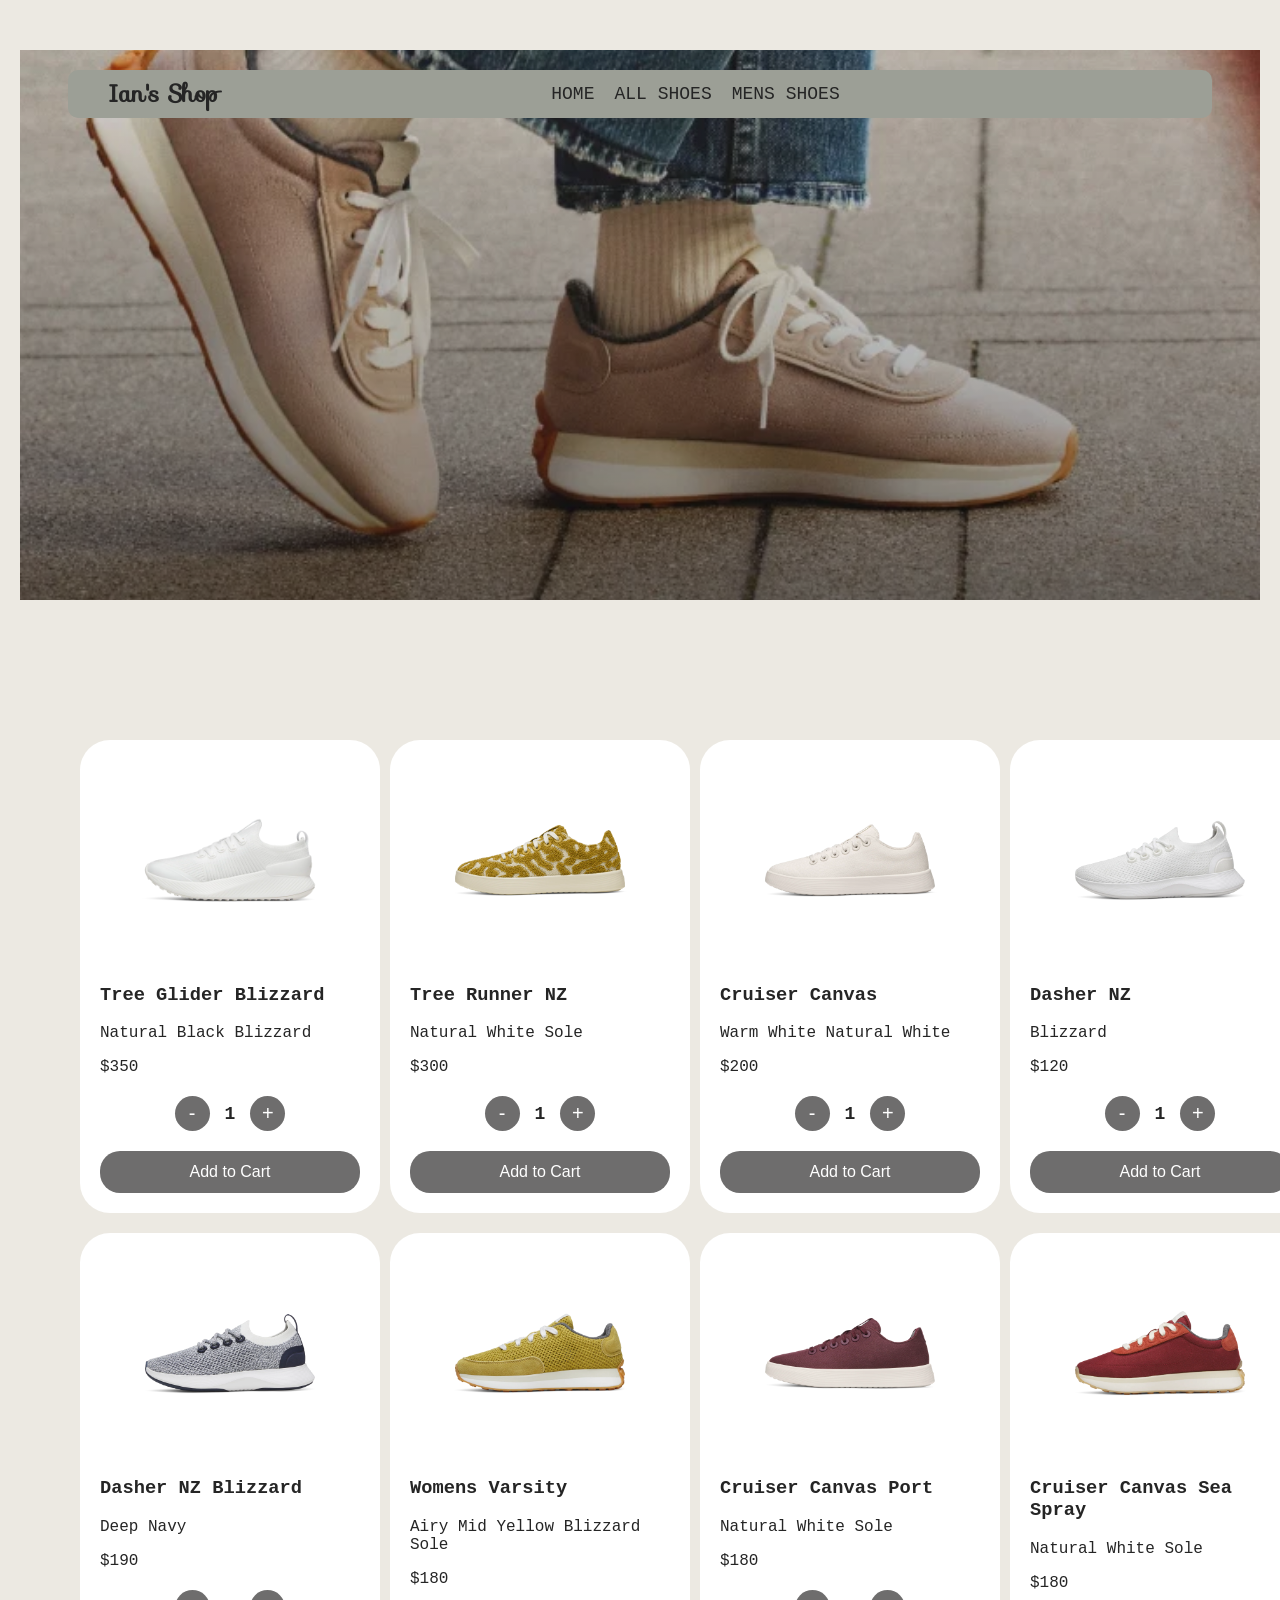
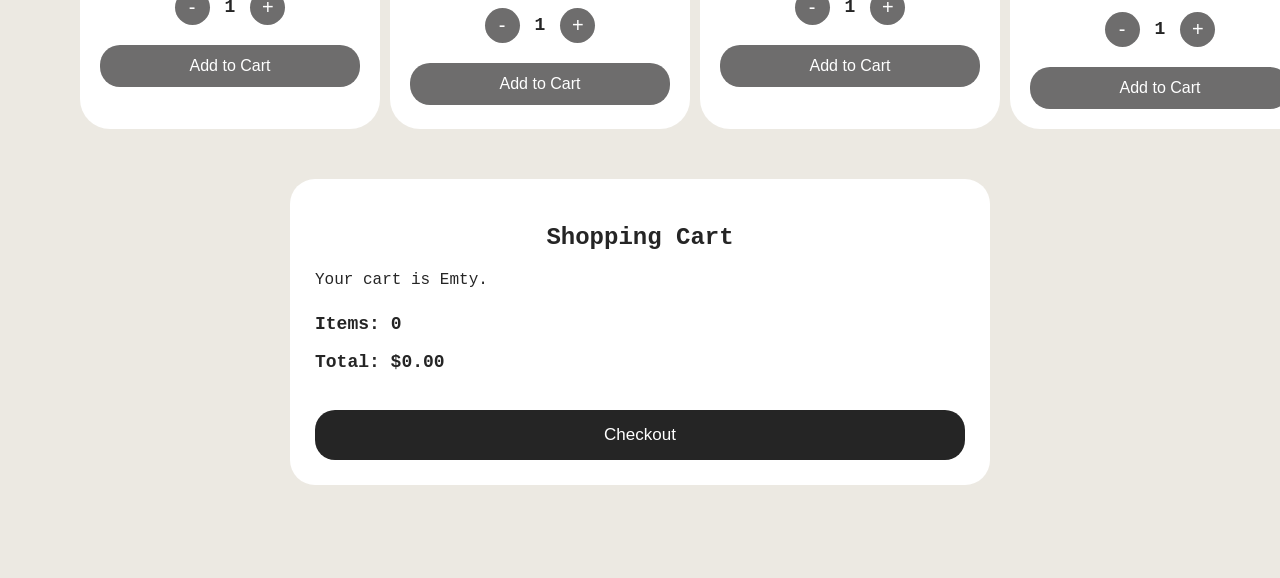
<file: Store/for_women.html>
<!DOCTYPE html>
<html lang="en">
<head>
    <meta charset="UTF-8">
    <meta name="viewport" content="width=device-width, initial-scale=1.0">
    <link rel="preconnect" href="https://fonts.googleapis.com" />
    <link rel="preconnect" href="https://fonts.gstatic.com" crossorigin />
    <link
      href="https://fonts.googleapis.com/css2?family=Imperial+Script&family=Sofia&display=swap"
      rel="stylesheet"
    />
    <link
      href="https://fonts.googleapis.com/css2?family=Imperial+Script&family=Iosevka+Charon+Mono:ital,wght@0,300;0,400;0,500;0,700;1,300;1,400;1,500;1,700&family=Sofia&display=swap"
      rel="stylesheet"
    />
    <title>SHOES FOR MEN</title>
    <style>
    :root {
        /* Colors */
        --primary-color: #7b80a8;
        --secondary-color: #f3961c;
        --dark-color: #252525;
        --white-color: #fff;
        --light-gray-color: #f2f2f2;
        --labor-services-color: #273071;
        --background-image: url("Header_photo.webp");
        --black-color: #050505;
        --header-color: #878a81;
        --secondary-background: #9c9f96;
        --margin-bottom: 16px;
        --site-max-width: 100%;
        --spacing:4px;
    }

    * {
        box-sizing: border-box;
    }

    html, body {
        height: 1000px;
        margin: 0;
        scroll-behavior: smooth;
    }

    header {
        position: absolute;
        top: calc(var(--spacing) * 5);
        left: calc(var(--spacing) * 12);
        right: calc(var(--spacing) * 12);
        height: calc(var(--spacing) * 12);
        padding: 0px 40px;
        background: var(--secondary-background);
        border-radius: 10px;
        justify-content: center;
        display: flex;
        align-items: center;
       
    }

    body {
        background-color: #ece9e2;
        background-size: cover;
        background-position: center;
        background-repeat: no-repeat;
        text-align: center;
        margin: 0;
        padding: 50px 20px;
        font-family: "Iosevka Charon Mono", monospace;
        color: #252525;
        /* background-color: var(--white-color); */
    }

    .hero {
        position: relative;
        width: 100%;
        min-height: 470px;
        background-image:
            linear-gradient(
            to bottom,
            rgba(0, 0, 0, 0.05),
            rgba(0, 0, 0, 0.35)
            ),
            url("womens_shoes/womens_desktop.webp");
        background-size: cover;
        background-position: center;
        background-repeat: no-repeat;
        border-radius: 20px;
        overflow: hidden;
    }

    .project-title {
        margin: 0;
        font-family: "sofia", cursive;
    }
    .menu-box {
        display: flex;
        gap: 20px;
        font-family: sans-serif;
        font-size: large;
        margin: auto;
        align-items: center;
    }
    .menu-box a {
        text-decoration: none;
        color: #252525;
        font-family: "Iosevka Charon Mono", monospace;
        font-weight: 500;
    }
    .menu-box a:hover {
        color: white;
    }

        .gallery {
        width: 100%;
        max-width: 1400px;
        display: grid;
        grid-template-columns: repeat(4, 1fr);
        row-gap: 20px;
        column-gap: 10px;
        margin: 0 auto;
        padding: 20px;
        cursor: pointer;

            /* background-color: white;
            border-radius: 10%; */
    }
    .gallery img:hover {
        transform: scale(1.5);
    }

    .hero_container {
        padding: 120px 40px 60px;
        min-height: 100vh;
        
    }

    .shoe_box {
        width: 300px;
        padding: 20px;
        background-color: white;
        border-radius: 30px;
        align-items: flex-start;
        text-align: left;
        transition: transform 0.3s ease,
                    box-shadow 0.3s ease;
        font-family: "Iosevka Charon Mono", monospace;
    }

    .shoe_box:hover {
        transform: translateY(-8px);
        box-shadow: 0 12px 30px rgba(0, 0, 0, 0.12);
    }

    .shoe_box img {
        width: 100%;
        height: 200px;
        object-fit: contain;
    }

    .popup {
        display: none;
        position: fixed;
        top: 0;
        left: 0;
        width: 100%;
        height: 100%;
        background: rgba(0, 0, 0, 0.8);
        justify-content: center;
        align-items: center;
        flex-direction: column;
    }

    .popup img {
            width: 80%;
            max-width: 600px;
            border-radius: 10px;
        }
        .caption {
            color: white;
            margin-top: 10px;
            font-size: 18px;
            /* background: rgba(238, 235, 235, 0.5); */
            padding: 5px 10px;
            border-radius: 5px;
            font-family: "Iosevka Charon Mono", monospace;
            white-space: pre-line;
        }
        .close-btn {
            position: absolute;
            top: 290px;
            right: 530px;
            font-size: 30px;
            color: white;
            cursor: pointer;
        }

        /* Quantity Controls */
        .controls {
            display: flex;
            justify-content: center;
            align-items: center;
            gap: 15px;
            margin: 20px 0;
        }

        .controls button {
            width: 35px;
            height: 35px;
            border: none;
            border-radius: 50%;
            background-color: #6e6d6d;
            color: white;
            font-size: 20px;
            cursor: pointer;
        }

        .quantity {
            font-size: 18px;
            font-weight: bold;
        }
   
    /* Add to cart */

        .addToCartBtn {
            width: 100%;
            padding: 12px 20px;
            border: none;
            border-radius: 20px;
            background-color: #6e6d6d;
            color: white;
            font-size: 16px;
            cursor: pointer;
        }

        .addToCartBtn:hover {
            background-color: #4c5a7c;
            color: #050505;
        }

        /* Shopping Cart */

        .cart {
            width: 90%;
            max-width: 800px;
            margin: 40px auto;
            padding: 30px;
            background-color: white;
            border-radius: 25px;
            text-align: left;
        }

        .cart h2 {
            text-align: center;
        }

        .cart-item {
            display: flex;
            justify-content: space-between;
            padding: 15px 0;
            border-bottom: 1px solid #ddd;
        }

        .cart-summary {
            margin-top: 25px;
            font-size: 18px;
            font-weight: bold;
        }

        #checkoutBtn {
            width: 100%;
            padding: 15px;
            margin-top: 20px;
            border: none;
            border-radius: 20px;
            background-color: #252525;
            color: white;
            font-size: 17px;
            cursor: pointer;
        }

        /* TOAST MESSAGE */
        #toast {
            visibility: hidden;
            min-width: 250px;
            background-color: #333;
            color: #fff;
            text-align: center;
            border-radius: 8px;
            padding: 16px;
            position: fixed;
            z-index: 9999;
            bottom: 30px;
            right: 30px;
            font-size: 14px;
            transition: opacity 0.5s ease, visbility 0.5s;
        }
        #toast.show {
            visibility: visible;
            opacity: 1;
        }
        .burger-button {
            display: none;
            background: none;
            border: none;
            font-size: 30px;
            cursor: pointer;
            color: #252525;
        }

       

    @media screen and (max-width: 900px) {
    
        header {
                position: relative;
                top: 0;
                left: 0;
                right: 0;
                width: 100%;
                height: auto;
                padding: 15px 20px;
                display: flex;
                justify-content: space-between;
                align-items: center;
                background-color: #9c9f96;
                border-radius: 0;
                z-index: 1000;
            }

            .project-title {
                margin: 0;
                font-size: 26px;
            }

            /* HERO SECTION */

            .hero {
                min-height: 550px;
                background-image:
                linear-gradient(
                    to bottom,
                    rgba(0, 0, 0, 0.05),
                    rgba(0, 0, 0, 0.45)
                ),
                url("womens_shoes/womens_mobile.webp");
                background-size: cover;
                background-position: center;
                background-repeat: no-repeat;
                border-radius: 0;
            }

            /* BURGER BUTTON */

            .burger-button {
                display: block;
                padding: 5px;
                background: none;
                border: none;
                color: #252525;
                font-size: 30px;
                cursor: pointer;
            }

            /* DROPDOWN MENU */

            .menu-box {
                display: none;
                position: absolute;
                top: 100%;
                left: 0;
                right: 0;
                width: 100%;
                margin: 0;
                padding: 10px 0;
                background-color: #9c9f96;
                flex-direction: column;
                gap: 0;
                z-index: 1000;
            }

            .menu-box.active {
                display: flex;
            }

            .menu-box a {
                width: 100%;
                padding: 15px 20px;
                color: #252525;
                font-size: 16px;
                text-align: center;
                text-decoration: none;
            }

            .menu-box a:hover {
                color: white;
                background-color: #7b80a8;
            }

            /* PRODUCT AREA */

            .hero_container {
                padding: 30px 15px;
                background-size: cover;
                background-position: center;
                background-repeat: no-repeat;
            }

            .gallery {
                width: 100%;
                padding: 10px;
                display: grid;
                grid-template-columns: repeat(2, minmax(0, 1fr));
                gap: 20px;
            }

            .shoe_box {
                width: 100%;
                max-width: 350px;
                margin: 0 auto;
            }

            .shoe_box img {
                display: block;
                width: 100%;
                height: 220px;
                object-fit: contain;
            }

            /* CART */

            .cart {
                width: calc(100% - 30px);
                margin: 25px auto;
                padding: 20px 15px;
                border-radius: 18px;
            }

            .cart h2 {
                margin-top: 0;
                font-size: 22px;
            }

            .cart-item {
                display: flex;
                justify-content: space-between;
                align-items: center;
                flex-wrap: wrap;
                gap: 8px;
                padding: 15px 0;
                font-size: 14px;
            }

            .cart-summary {
                margin-top: 20px;
                font-size: 16px;
            }

            #checkoutBtn {
                width: 100%;
                padding: 14px;
                font-size: 16px;
            }
            }
            .cart {
                width: 92%;
                max-width: 700px;
                padding: 25px;
                margin: 30px auto;
            }
            .hero {
                    min-height: 550px;
                    border-radius: 0;
                    background-image:
                    linear-gradient(
                        to bottom,
                        rgba(0, 0, 0, 0.05),
                        rgba(0, 0, 0, 0.45)
                    ),
                    url("mens_sneakers/mens_sneakers_mobile_header.webp");
                    background-position: center;
                }
            
                .cart {
                width: 92%;
                max-width: 700px;
                padding: 25px;
                margin: 30px auto;
            }
            .hero {
                min-height: 550px;
                border-radius: 0;
                background-image:
                linear-gradient(
                    to bottom,
                    rgba(0, 0, 0, 0.05),
                    rgba(0, 0, 0, 0.45)
                ),
                url("womens_shoes/womens_mobile.webp");
                background-position: center;
            }


        @media screen and (max-width: 600px) {
            header {
                position: relative;
                top: 0;
                left: 0;
                right: 0;
                width: 100%;
                height: auto;
                padding: 15px 20px;
                display: flex;
                justify-content: space-between;
                align-items: center;
                border-radius: 0;
            }

            .hero {
                min-height: 550px;
                border-radius: 0;
                background-image:
                linear-gradient(
                    to bottom,
                    rgba(0, 0, 0, 0.05),
                    rgba(0, 0, 0, 0.45)
                ),
                url("womens_shoes/womens_mobile.webp");
                background-position: center;
            }

            /* SHOW BURGER BUTTON */

            .burger-button {
                display: block;
            }

            /* HIDE MENU */

            .menu-box {
                display: none;
                position: absolute;
                top: 10px;
                left: 10px;
                right: 10px;
                width: 100%;
                background-color: #9c9f96;
                flex-direction: column;
                gap: 0;
                padding: 10px 18px;
                margin: 0;
                z-index: 1000;
            }

            /* SHOW MENU AFTER CLICK */
            .menu-box.active {
                display: flex;
            }

            /* MENU LINKS */

            .menu-box a {
                width: 100%;
                padding: 15px 20px;
                text-align: center;
                font-size: 16px;
            }
            .menu-box a:hover {
                background-color: #7b80a8;
                color: white;
            }
             .cart {
                width: calc(100% - 30px);
                margin: 25px auto;
                padding: 20px 15px;
                border-radius: 18px;
            }

            .cart h2 {
                font-size: 22px;
                margin-top: 0;
            }


            .cart-item {
                display: flex;
                justify-content: space-between;
                align-items: center;
                flex-wrap: wrap;
                gap: 8px;
                padding: 15px 0;
                font-size: 14px;
            }

            .cart-summary {
                margin-top: 20px;
                font-size: 16px;
            }

            #checkoutBtn {
                width: 100%;
                padding: 14px;
                font-size: 16px;
            }
            
            /* PRODUCT AREA */
            .hero_container {
                padding: 30px 15px;
                
            }

            .gallery {
                width: 100%;
                grid-template-columns: 1fr;
                gap: 20px;
                padding: 10px;
            }

            .shoe_box {
                width: 100%;
                max-width: 350px;
                margin: 0 auto;
            }

            .shoe_box img {
                width: 100%;
                height: 220px;
                object-fit: contain;
            }

            .cart {
                width: 95%;
                padding: 20px;
            }
        }
       

    </style>
</head>
<body>
    <main>
    <section class="hero">
    <header>
        
        <div>
            <h2 class="project-title">Ian's Shop</h2>
        </div>

        <!-- BURGER BUTTON -->
    <button class="burger-button" id="burgerBtn">☰</button>

        <nav class="menu-box" id="menuBox">
            <a href="index.html">HOME</a>
            <a href="shopall.html">ALL SHOES</a>
            <a href="for_men.html">MENS SHOES</a>
        </nav>
    </header>

    </section>
   </main>
    <div class="hero_container">
        <div class="gallery">
            <div class="shoe_box" data-name="Tree Glider Blizzard" data-price="350">
            <img src="womens_shoes/A11072_24Q3_Tree_Glider_Blizzard_Blizzard_PDP_LEFT-1000x1000.webp" data-caption = "Finally, a classic high top that doesn’t feel clunky. \nPerfect for warmer days, our lightweight, flexible tree fiber blend conforms to your movements for next-level comfort.&nbsp;">
            <h3>Tree Glider Blizzard</h3>
            <p>Natural Black Blizzard</p>
            <p>$350</p>

            <div class="controls">
                <button class="decreaseBtn">-</button>
                <span class="quantity">1</span>
                <button class="increaseBtn">+</button>
            </div>

            <button class="addToCartBtn">
                Add to Cart
            </button>
        </div>
        <div class="shoe_box" data-name="Tree Runner NZ Natural White Sole" data-price="300">
            <img src="womens_shoes/A12256_26Q1_Cruiser-Terry-Ochre-Warm-White_PDP_LEFT.webp" data-caption = "Made to match the pace of life in motion, the Strider offers comfort and versatility with style to spare. \nSpringy, stretchy, and supportive, it’s your AM to PM pick for all-day, every day wearability.">
            <h3>Tree Runner NZ</h3>
            <p>Natural White Sole</p>
            <p>$300</p>

            <div class="controls">
                <button class="decreaseBtn">-</button>
                <span class="quantity">1</span>
                <button class="increaseBtn">+</button>
            </div>

            <button class="addToCartBtn">
                Add to Cart
            </button>
        </div>

        <div class="shoe_box" data-name="Cruiser Canvas Warm White Natural White" data-price="200">
            <img src="womens_shoes/A12344_26Q1_Cruiser-Canvas-Warm-White-Natural-White_PDP_LEFT.webp" data-caption = "The Trail Runner is sustainably-engineered and intentionally designed for durability, comfort, and performance no matter where the day leads. \nA single-piece knit upper and pull tab make it easy to slip on and tackle any terrain with ease.">
            <h3>Cruiser Canvas</h3>
            <p>Warm White Natural White</p>
            <p>$200</p>

            <div class="controls">
                <button class="decreaseBtn">-</button>
                <span class="quantity">1</span>
                <button class="increaseBtn">+</button>
            </div>

            <button class="addToCartBtn">
                Add to Cart
            </button>
        </div>

        <div class="shoe_box" data-name="Dasher NZ Blizzard" data-price="320">
            <img src="womens_shoes/A12447_26Q1_Dasher-NZ-Blizzard-Blizzard_PDP_LEFT_43da74dc-9258-490a-b9d8-3083bd6eb85f.webp" data-caption = "Boot-like protection, sneaker-like performance. \nWeather any storm with our fully waterproof Wool Runner NZ built to keep water out and warmth in. \nRainy days just got a lot brighter.">
            <h3>Dasher NZ</h3>
            <p>Blizzard</p>
            <p>$120</p>

            <div class="controls">
                <button class="decreaseBtn">-</button>
                <span class="quantity">1</span>
                <button class="increaseBtn">+</button>
            </div>

            <button class="addToCartBtn">
                Add to Cart
            </button>
        </div>

        <div class="shoe_box" data-name="Dasher NZ Blizzard Deep Navy" data-price="190">
            <img src="womens_shoes/A12464_26Q1_Dasher-NZ-Blizzard-Deep-Navy-Blizzard_PDP_LEFT_e38509e9-51da-49a3-a794-53de6797a109.webp" data-caption = "Downpours happen. Be prepared with fully waterproof kicks boasting next-level protection. \nThis stylish sneaker adds a mid-top silhouette and weather-ready features to the cozy comfort of the Wool Runner NZ.">
            <h3>Dasher NZ Blizzard</h3>
            <p> Deep Navy</p>
            <p>$190</p>

            <div class="controls">
                <button class="decreaseBtn">-</button>
                <span class="quantity">1</span>
                <button class="increaseBtn">+</button>
            </div>

            <button class="addToCartBtn">
                Add to Cart
            </button>
        </div>

        <div class="shoe_box" data-name="Womens Varsity Airy Mid Yellow Blizzard Sole" data-price="180">
            <img src="womens_shoes/A12574_26Q2_Womens-Varsity-Airy-Mid-Yellow-Blizzard-Sole_PDP_LEFT.webp" data-caption = "Our responsibly-sourced Merino wool is lined with a breathable waterproof membrane that keeps feet warm and dry in any conditions, \nwhile a brand new dual-density insole—the Allbirds Featherbed—uses cushioned memory foam to deliver uncompromising comfort.">
            <h3>Womens Varsity</h3>
            <p>Airy Mid Yellow Blizzard Sole</p>
            <p>$180</p>

            <div class="controls">
                <button class="decreaseBtn">-</button>
                <span class="quantity">1</span>
                <button class="increaseBtn">+</button>
            </div>

            <button class="addToCartBtn">
                Add to Cart
            </button>
        </div>

        <div class="shoe_box" data-name="Cruiser Canvas Port Natural White Sole" data-price="180">
            <img src="womens_shoes/A12848_26Q1_Cruiser-Canvas-Port-Natural-White-Sole_PDP_LEFT_f544c3ab-bb93-4f19-9cb0-558975e64068.webp" data-caption = "Our responsibly-sourced Merino wool is lined with a breathable waterproof membrane that keeps feet warm and dry in any conditions, \nwhile a brand new dual-density insole—the Allbirds Featherbed—uses cushioned memory foam to deliver uncompromising comfort.">
            <h3>Cruiser Canvas Port</h3>
            <p>Natural White Sole</p>
            <p>$180</p>

            <div class="controls">
                <button class="decreaseBtn">-</button>
                <span class="quantity">1</span>
                <button class="increaseBtn">+</button>
            </div>

            <button class="addToCartBtn">
                Add to Cart
            </button>
        </div>

        <div class="shoe_box" data-name="Cruiser Canvas Sea Spray Natural White Sole" data-price="180">
            <img src="womens_shoes/A12315_26Q2_Womens-Varsity-Syrah-Natural-White-Sole_PDP_LEFT_ede2ff5e-b78a-485a-8.webp" data-caption = "Our responsibly-sourced Merino wool is lined with a breathable waterproof membrane that keeps feet warm and dry in any conditions, \nwhile a brand new dual-density insole—the Allbirds Featherbed—uses cushioned memory foam to deliver uncompromising comfort.">
            <h3>Cruiser Canvas Sea Spray</h3>
            <p>Natural White Sole</p>
            <p>$180</p>

            <div class="controls">
                <button class="decreaseBtn">-</button>
                <span class="quantity">1</span>
                <button class="increaseBtn">+</button>
            </div>

            <button class="addToCartBtn">
                Add to Cart
            </button>
        </div>
        
    </div>

    <section class="cart">
        <h2>Shopping Cart</h2>
        <div id="cartItems">
            <p>Your cart is Emty.</p>
        </div>

        <div class="cart-summary">
            <p>
                Items:
                <span id="cartQuantity">0</span>
            </p>

            <p>
                Total:
                $<span id="cartTotal">0.00</span>
            </p>

            <div>
                <button id="checkoutBtn">
                    Checkout
                </button>
            </div>
        </div>
    </section>  
    <div class="popup" id="popup">
        <span class="close-btn" id="close-btn">&times;</span>
        <img id="popup-img">
        <p class="caption" id="popup-caption"></p>
        
    </div>

    <div id="toast">This is a toast message</div>

    <script>

            const popup = document.getElementById('popup');
            const popupCaption = document.getElementById('popup-caption');
            const popImg = document.getElementById('popup-img');
            const closeBtn = document.getElementById('close-btn');

            document.querySelectorAll(".gallery img").forEach(img => {
                img.addEventListener("click", () => {
                    popImg.src = img.src;
                    popupCaption.textContent = img.dataset.caption.replace(/\\n/g, "\n");
                    popup.style.display = "flex";
                });

                closeBtn.addEventListener('click', function() {
                    popup.style.display = "none";
                });
            });

            //SHOPPING CART
            const cart =[];
            const shoeBoxes = document.querySelectorAll(".shoe_box");
            const cartItems = document.getElementById("cartItems");
            const cartQuantity = document.getElementById("cartQuantity");
            const cartTotal = document.getElementById("cartTotal");
            const checkoutBtn = document.getElementById('checkoutBtn');
            

            function showToast(message) {
                    const toast = document.getElementById('toast');
                    toast.textContent = message;
                    toast.classList.add("show");

                    setTimeout(() => {
                        toast.classList.remove("show");
                    }, 3000);
                }

            //PRODUCT CARDS

            shoeBoxes.forEach(function(shoeBox) {
                const decreaseBtn = shoeBox.querySelector(".decreaseBtn");
                const increaseBtn = shoeBox.querySelector(".increaseBtn");
                const quantityDisplay = shoeBox.querySelector(".quantity");
                const addToCartBtn = shoeBox.querySelector(".addToCartBtn");

                let quantity = 1;

                //Increase quantity

                increaseBtn.addEventListener("click", function() {
                    quantity++;
                    quantityDisplay.textContent = quantity;
                });

                //Decrease quantity

                decreaseBtn.addEventListener("click", function() {
                    if (quantity > 1) {
                        quantity--;
                        quantityDisplay.textContent = quantity;
                    }
                });

                //Add to Cart

                addToCartBtn.addEventListener('click', function() {
                    const name = shoeBox.dataset.name;
                    const price = Number(shoeBox.dataset.price);
                    const image = shoeBox.querySelector("img").getAttribute("src");
                    addToCart(name, price, quantity, image);   
                    showToast('Item added to cart!');    
                });
              
        });    

                

                //Add to Cart Function

                function addToCart(name, price, quantity, image) {
                    const existingItem = cart.find(function(item) {
                        return item.name === name;
                    });

                    //Product already exists

                    if (existingItem) {
                        existingItem.quantity = quantity;
                        alert("Item already added to cart");
                        
                    }
                    //new product
                    else {
                        const product = {
                            name: name, 
                            price: price, 
                            quantity: quantity,
                            image: image
                        };
                        cart.push(product);
                    }
                    console.log(cart);
                    updateCart();
                }

                //UPDATE CART

                function updateCart() {
                    cartItems.innerHTML = "";

                    let totalQuantity = 0;
                    let totalPrice = 0;

                    cart.forEach(function(item) {
                        const itemTotal = item.price * item.quantity;
                        totalQuantity += item.quantity;
                        totalPrice += itemTotal;

                        const cartItem = document.createElement("div");

                        cartItem.classList.add("cart-item");

                        cartItem.innerHTML = `
                            <span>
                                ${item.name} x ${item.quantity}
                            </span>
                                
                            <span>
                                $${itemTotal.toFixed(2)}
                            </span> `;

                        cartItems.appendChild(cartItem);
                    });

                    cartQuantity.textContent = totalQuantity;
                    cartTotal.textContent = totalPrice.toFixed(2);

                    //Show empty message

                    if ( cart.length === 0) {
                        cartItems.innerHTML = "<p>Your cart is empty.</p>";
                    }
                }
                //CHECKOUT

                checkoutBtn.addEventListener("click", function() {
                    if (cart.length === 0){
                        showToast("Your cart is empty!");
                        return;
                    }

                    //Save all products
                    localStorage.setItem("shoppingCart", JSON.stringify(cart));

                    let totalQuantity = 0;
                    let totalPrice = 0;

                    cart.forEach(function(item) {
                        totalQuantity += item.quantity;
                        totalPrice += item.price * item.quantity;
                    });
                    // 
                    window.location.href = "checkout2.html";
                })
                
                
            const burgerBtn = document.getElementById('burgerBtn');
            const menuBox = document.getElementById('menuBox');

            burgerBtn.addEventListener('click', function() {
                menuBox.classList.toggle('active');
            })
    </script>
    
    
</body>
</html>
</file>
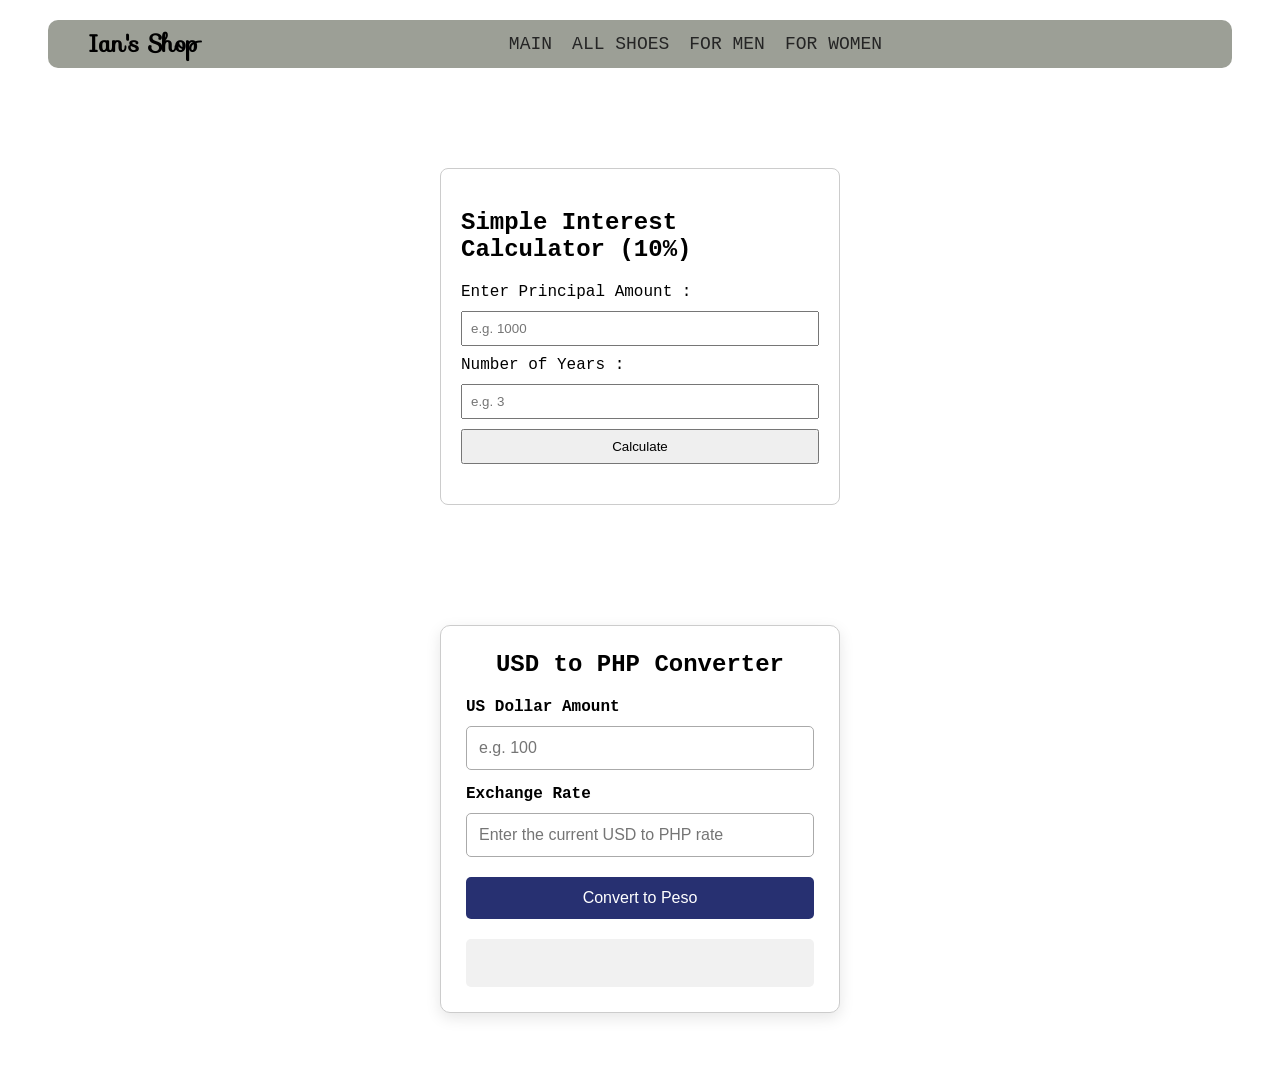
<file: Store/interest_calc.html>
<!DOCTYPE html>
<html lang="en">
<head>
    <meta charset="UTF-8">
    <meta name="viewport" content="width=device-width, initial-scale=1.0">
    <link rel="preconnect" href="https://fonts.googleapis.com">
    <link rel="preconnect" href="https://fonts.gstatic.com" crossorigin>
    <link href="https://fonts.googleapis.com/css2?family=Imperial+Script&family=Sofia&display=swap" rel="stylesheet">
    <link href="https://fonts.googleapis.com/css2?family=Imperial+Script&family=Iosevka+Charon+Mono:ital,wght@0,300;0,400;0,500;0,700;1,300;1,400;1,500;1,700&family=Sofia&display=swap" rel="stylesheet">
    
    <title>Simple Interest Calculator</title>
    <style>
        body {
            font-family: "Iosevka Charon Mono", monospace;
            /* max-width: 400px;
            margin: 50px auto;
            padding: 20px;
            border: 1px solid #ccc;
            border-radius: 8px; */
        }
        :root {
        /* Colors */
        --primary-color: #7b80a8;
        --secondary-color: #f3961c;
        --dark-color: #252525;
        --white-color: #fff;
        --light-gray-color: #f2f2f2;
        --labor-services-color: #273071;
        /* --background-image: url("Header_photo.webp"); */
        --black-color: #050505;
        --header-color: #878a81;
        --secondary-background: #9c9f96;
        --margin-bottom: 16px;
        --site-max-width: 100%;
        --spacing:4px;
        }
    * {
            box-sizing: border-box;
            /* font-family: Arial, Helvetica, sans-serif; */
        }
        html, body {
      /* width: 100%; */
      /* height: 1000px; */
            min-height: 100vh;
            padding: 20px;
        }
        header {
          position: absolute;
          top: calc(var(--spacing) * 5);
          left: calc(var(--spacing) * 12);
          right: calc(var(--spacing) * 12);
          height: calc(var(--spacing) * 12);
          padding: 0px 40px;

          background: var(--secondary-background);
          border-radius: 10px;
          justify-content: center;
          display: flex;
          align-items: center;

      }

      .project-title {
              margin: 0;
              font-family: "sofia", cursive;
          }
          .menu-box {
              display: flex;
              gap: 20px;
              font-family: sans-serif;
              font-size: large;

              /* padding: 10px 15px; */
              margin: auto;
              align-items: center;
             }
          .menu-box a {
              text-decoration: none;
              color: #252525;
              font-family: "Iosevka Charon Mono", monospace;
              font-weight: 500;
          }

          .menu-box a:hover {
              /* background-color: blue; */
              color: white;
          }

          .burger-button {
              display: none;
              background: none;
              border: none;
              font-size: 30px;
              cursor: pointer;
              color: #252525;
          }
          
        input,select,button {
            margin: 10px 0;
            display: block;
            padding: 8px;
            width: 100%;
        }

        input {
            margin: 10px 0;
            display: block;
            padding: 8px;
            width: 380px;
        }

        label,input, button {
            display: block;
            width: 100%;
            margin: 10px 0;
        }
        #result {
            margin-top: 20px;
            font-weight: bold;
        }
        .calculator {
            width: 90%;
            max-width: 400px;
            margin: 120px auto 0;
            padding: 20px;
            background-color: white;
            border: 1px solid #ccc;
            border-radius: 8px;
        }
        .converter {
            width: 90%;
            max-width: 400px;
            margin: 120px auto 0;
            padding: 25px;

            background-color: white;
            border: 1px solid #ccc;
            border-radius: 10px;

            box-shadow: 0 5px 15px rgba(0, 0, 0, 0.1);
        }

        .converter h2 {
            margin: 0 0 20px;
            text-align: center;
        }

        .converter label {
            display: block;
            margin: 15px 0 6px;
            font-weight: bold;
        }

        .converter input, .converter button {
            display: block;
            width: 100%;
            padding: 12px;

            border: 1px solid #aaa;
            border-radius: 5px;
            font-size: 16px;
        }

        .converter button {
            margin-top: 20px;
            background-color: #273071;
            color: white;
            border: none;
            cursor: pointer;
        }

        .converter button:hover {
            background-color: #7b80a8;
        }

        #conversionResult {
            min-height: 48px;
            margin-top: 20px;
            padding: 14px;

            background-color: #f1f1f1;
            border-radius: 5px;

            font-size: 18px;
            text-align: center;
        }

    @media screen and (max-width: 900px) {

        header {
            top: calc(var(--spacing) * 4);
            left: calc(var(--spacing) * 6);
            right: calc(var(--spacing) * 6);
            height: auto;
            min-height: 60px;
            padding: 10px 25px;
            justify-content: space-between;
        }

        /* Show burger button */
        .burger-button {
            display: block;
            width: auto;
            margin: 0;
            padding: 5px;
        }
/* Hide menu initially */
        .menu-box {
            display: none;
            width: 100%;
            margin: 10px 0 0;
            padding: 15px;
            flex-direction: column;
            align-items: stretch;
            gap: 5px;
            background-color: var(--secondary-background);
            border-radius: 0 0 10px 10px;
        }

        /* JavaScript adds the "active" class */
        .menu-box.active {
            display: flex;
        }

        .menu-box a {
            width: 100%;
            padding: 10px;
            text-align: center;
            border-radius: 5px;
        }

        .menu-box a:hover {
            background-color: var(--primary-color);
            color: white;
        }
        .project-title {
            font-size: 24px;
        }

        .menu-box {
            gap: 12px;
            margin: 0;
            font-size: 16px;
        }

        .calculator, .converter {
            width: calc(100% - 40px);
            max-width: 400px;
            margin-top: 110px;
        }

        input {
            width: 100%;
        }
    }
    
    @media screen and (max-width: 600px) {

        header {
            top: 10px;
            left: 10px;
            right: 10px;
            min-height: 60px;
            padding: 10px 15px;
            justify-content: space-between;
            flex-wrap: wrap;
        }

        .project-title {
            font-size: 21px;
        }

        /* Show burger button */
        .burger-button {
            display: block;
            width: auto;
            margin: 0;
            padding: 5px;
        }

        /* Hide menu initially */
        .menu-box {
            display: none;
            width: 100%;
            margin: 10px 0 0;
            padding: 15px;
            flex-direction: column;
            align-items: stretch;
            gap: 5px;
            background-color: var(--secondary-background);
            border-radius: 0 0 10px 10px;
        }

        /* JavaScript adds the "active" class */
        .menu-box.active {
            display: flex;
        }

        .menu-box a {
            width: 100%;
            padding: 10px;
            text-align: center;
            border-radius: 5px;
        }

        .menu-box a:hover {
            background-color: var(--primary-color);
            color: white;
        }

        .calculator, .converter {
            width: calc(100% - 30px);
            max-width: none;
            margin: 100px auto 0;
            padding: 18px;
        }

        .converter h2 {
            font-size: 22px;
        }

        .converter input, .converter select, .converter button {
            width: 100%;
            padding: 11px;
            font-size: 16px;
        }

        #conversionResult {
            padding: 12px;
            font-size: 16px;
        }
    }
    </style>
</head>
<body>

    <header>
      <div>
        <h2 class="project-title">Ian's Shop</h2>
      </div>
      <!-- BURGER BUTTON -->
      <button class="burger-button" id="burgerBtn">☰</button>

      <nav class="menu-box" id="menuBox">
        <a href="index.html">MAIN</a>
        <a href="shopall.html">ALL SHOES</a>
        <a href="for_men.html">FOR MEN</a>
        <a href="for_women.html">FOR WOMEN</a>
      </nav>
    </header>

    <main class="calculator">
        <h2>Simple Interest Calculator (10%)</h2>    

        <label for="principal">Enter Principal Amount : </label>
        <input type="number" id="principal" placeholder="e.g. 1000">

        <label for="years">Number of Years :</label>
        <input type="number" id="years" placeholder="e.g. 3">

        <button id="calculateBtn">Calculate</button>

        <div id="result"></div>
    </main>

    <section class="converter">
        
    <h2>USD to PHP Converter</h2>

        <label for="usdAmount">US Dollar Amount</label>
        <input
            type="number"
            id="usdAmount"
            min="0"
            step="0.01"
            placeholder="e.g. 100"
        />

        <label for="exchangeRate">Exchange Rate</label>
        <input
            type="number"
            id="exchangeRate"
            min="0"
            step="0.01"
            placeholder="Enter the current USD to PHP rate"
        />

        <button type="button" id="convertBtn">Convert to Peso</button>

        <div id="conversionResult" aria-live="polite"></div>

    </section>
    <script>
        document.addEventListener("DOMContentLoaded", function() {
            const button = document.getElementById("calculateBtn");

            button.addEventListener('click', function() {
                const principal = parseFloat(document.getElementById("principal").value);
                const years = parseInt(document.getElementById("years").value);
                const rate = 10; //10% per year

                const resultDiv = document.getElementById("result");

                if (isNaN(principal) || isNaN(years)) {
                    resultDiv.innerText = "Please enter valid numbers: ";
                    return; //isNan is abbv of Is Not A Number
                }

                const totalAmount = principal * (1 + (rate / 100)* years);
                const interest = totalAmount - principal;

                resultDiv.innerHTML = `
                Interest: ₱${interest.toFixed(2)} <br>
                Total Amount after ${years} years: ₱${totalAmount.toFixed(2)}`;
            });
        });
    const usdAmountInput = document.getElementById("usdAmount");
    const exchangeRateInput = document.getElementById("exchangeRate");
    const convertBtn = document.getElementById("convertBtn");
    const conversionResult = document.getElementById("conversionResult");

    convertBtn.addEventListener("click", function () {
    const usdAmount = Number(usdAmountInput.value);
    const exchangeRate = Number(exchangeRateInput.value);

    if (usdAmountInput.value === "" || usdAmount <= 0) {
      conversionResult.textContent = "Please enter a valid dollar amount.";
      return;
    }

    if (exchangeRateInput.value === "" || exchangeRate <= 0) {
      conversionResult.textContent = "Please enter a valid exchange rate.";
      return;
    }

    const pesoAmount = usdAmount * exchangeRate;

    const formattedUSD = new Intl.NumberFormat("en-US", {
      style: "currency",
      currency: "USD"
    }).format(usdAmount);

    const formattedPHP = new Intl.NumberFormat("en-PH", {
      style: "currency",
      currency: "PHP"
    }).format(pesoAmount);

    conversionResult.innerHTML = `
      <strong>${formattedUSD}</strong><br>
      is equal to<br>
      <strong>${formattedPHP}</strong>
    `;
    
        });
        const burgerBtn = document.getElementById('burgerBtn');
        const menuBox = document.getElementById('menuBox');

        burgerBtn.addEventListener('click', function() {
            menuBox.classList.toggle('active');
        })
        
    </script>
</body>
</html>
</file>
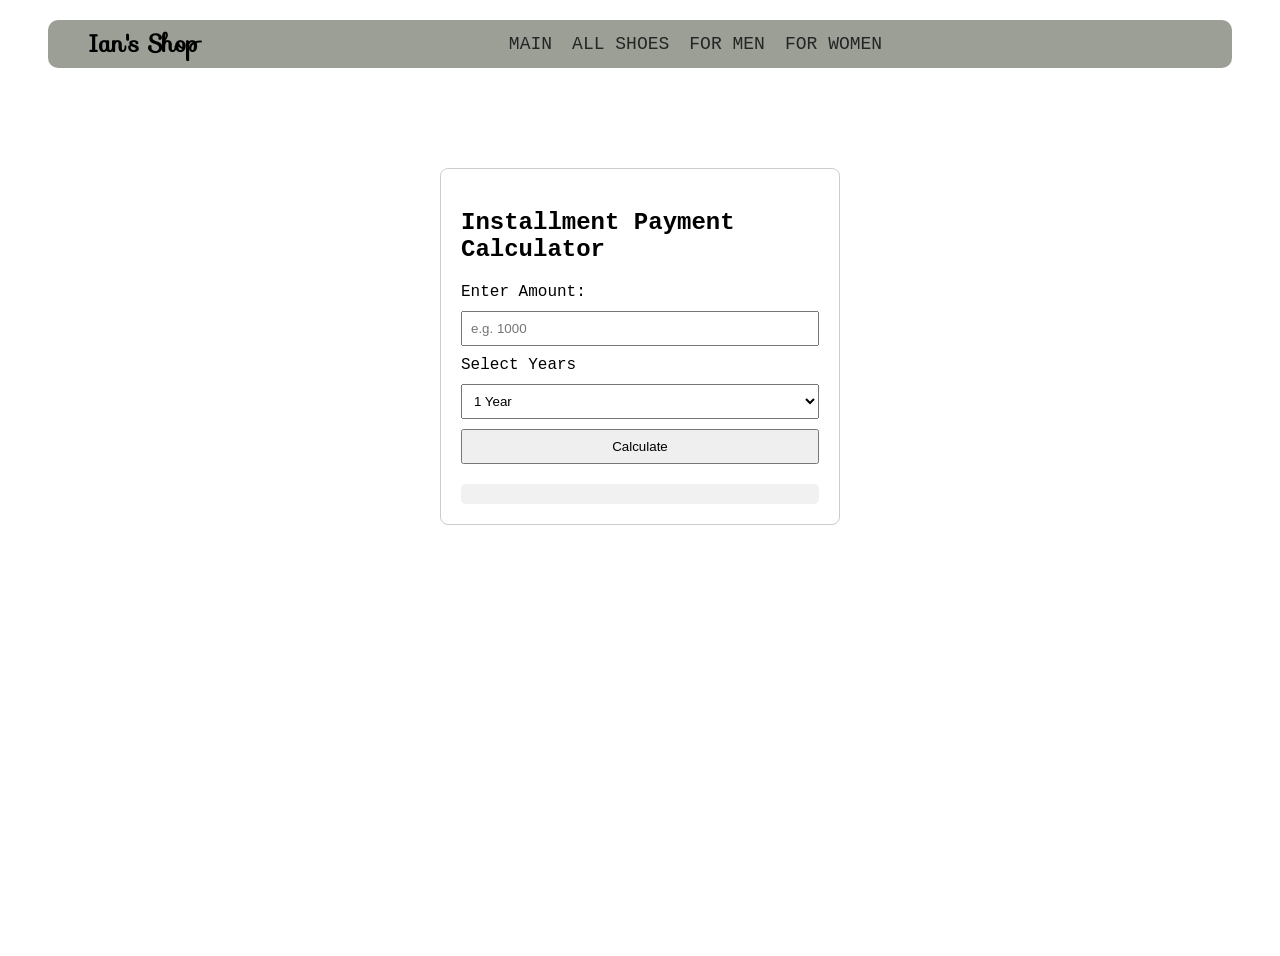
<file: Store/monthlycalc.html>
<!DOCTYPE html>
<html lang="en">
<head>
    <meta charset="UTF-8">
    <meta name="viewport" content="width=device-width, initial-scale=1.0">
    <link rel="preconnect" href="https://fonts.googleapis.com">
    <link rel="preconnect" href="https://fonts.gstatic.com" crossorigin>
    <link href="https://fonts.googleapis.com/css2?family=Imperial+Script&family=Sofia&display=swap" rel="stylesheet">
    <link href="https://fonts.googleapis.com/css2?family=Imperial+Script&family=Iosevka+Charon+Mono:ital,wght@0,300;0,400;0,500;0,700;1,300;1,400;1,500;1,700&family=Sofia&display=swap" rel="stylesheet">
    
    <title>Installment Payment Calculator</title>
    <style>
        :root {
        /* Colors */
        --primary-color: #7b80a8;
        --secondary-color: #f3961c;
        --dark-color: #252525;
        --white-color: #fff;
        --light-gray-color: #f2f2f2;
        --labor-services-color: #273071;
        /* --background-image: url("Header_photo.webp"); */
        --black-color: #050505;
        --header-color: #878a81;
        --secondary-background: #9c9f96;
        --margin-bottom: 16px;
        --site-max-width: 100%;
        --spacing:4px;
        }

        body {
            font-family: "Iosevka Charon Mono", monospace;
        }
    * {
            box-sizing: border-box;
            /* font-family: Arial, Helvetica, sans-serif; */
        }
        html, body {
      /* width: 100%; */
      /* height: 1000px; */
            min-height: 100vh;
            padding: 20px;
        }
        header {
          position: absolute;
          top: calc(var(--spacing) * 5);
          left: calc(var(--spacing) * 12);
          right: calc(var(--spacing) * 12);
          height: calc(var(--spacing) * 12);
          padding: 0px 40px;

          background: var(--secondary-background);
          border-radius: 10px;
          justify-content: center;
          display: flex;
          align-items: center;

      }

      .project-title {
              margin: 0;
              font-family: "sofia", cursive;
          }
          .menu-box {
              display: flex;
              gap: 20px;
              font-family: sans-serif;
              font-size: large;

              /* padding: 10px 15px; */
              margin: auto;
              align-items: center;
             }
          .menu-box a {
              text-decoration: none;
              color: #252525;
              font-family: "Iosevka Charon Mono", monospace;
              font-weight: 500;
          }

          .menu-box a:hover {
              /* background-color: blue; */
              color: white;
          }

          .burger-button {
              display: none;
              background: none;
              border: none;
              font-size: 30px;
              cursor: pointer;
              color: #252525;
          }
          

        /* body {
            font-family: Arial, Helvetica, sans-serif;
            padding: 20px;
            max-width: 400px;
            margin: 50px auto;
            border: 1px solid #ccc;
            border-radius: 8px;
        } */
        input,select,button {
            margin: 10px 0;
            display: block;
            padding: 8px;
            width: 100%;
        }
         input {
            margin: 10px 0;
            display: block;
            padding: 8px;
            width: 380px;
        }
        #result {
            margin-top: 20px;
            background: #f1f1f1;
            padding: 10px;
            border-radius: 5px;
        }
        .calculator {
            width: 90%;
            max-width: 400px;
            margin: 120px auto 0;
            padding: 20px;

            background-color: white;
            border: 1px solid #ccc;
            border-radius: 8px;
        }
        /* main {
            padding-top: 40px;
        } */
        label,input, button {
            display: block;
            width: 100%;
            margin: 10px 0;
        }

        @media screen and (max-width: 900px) {

        header {
            top: calc(var(--spacing) * 4);
            left: calc(var(--spacing) * 6);
            right: calc(var(--spacing) * 6);
            height: auto;
            min-height: 60px;
            padding: 10px 25px;
            justify-content: space-between;
        }


        .menu-box a:hover {
            background-color: var(--primary-color);
            color: white;
        }
        .project-title {
            font-size: 24px;
        }

       
    }   

    @media screen and (max-width: 600px) {

        header {
            top: 10px;
            left: 10px;
            right: 10px;
            min-height: 60px;
            padding: 10px 15px;
            justify-content: space-between;
            flex-wrap: wrap;
        }

        .project-title {
            font-size: 21px;
        }

        /* Show burger button */
        .burger-button {
            display: block;
            width: auto;
            margin: 0;
            padding: 5px;
        }

        /* Hide menu initially */
        .menu-box {
            display: none;
            width: 100%;
            margin: 10px 0 0;
            padding: 15px;
            flex-direction: column;
            align-items: stretch;
            gap: 5px;
            background-color: var(--secondary-background);
            border-radius: 0 0 10px 10px;
        }

        /* JavaScript adds the "active" class */
        .menu-box.active {
            display: flex;
        }

        .menu-box a {
            width: 100%;
            padding: 10px;
            text-align: center;
            border-radius: 5px;
        }

        .menu-box a:hover {
            background-color: var(--primary-color);
            color: white;
        }
    }

    </style>
</head>
<body>
    <header>
      <div>
        <h2 class="project-title">Ian's Shop</h2>
      </div>
      <!-- BURGER BUTTON -->
      <button class="burger-button" id="burgerBtn">☰</button>

      <nav class="menu-box" id="menuBox">
        <a href="index.html">MAIN</a>
        <a href="shopall.html">ALL SHOES</a>
        <a href="for_men.html">FOR MEN</a>
        <a href="for_women.html">FOR WOMEN</a>
      </nav>
    </header>
    
    <main class="calculator">
    <h2>Installment Payment Calculator</h2>
    
    
    <label for="amount">Enter Amount:</label>
    <input type="number" id="amount" placeholder="e.g. 1000">

    <label for="years">Select Years</label>
    <select id="years">
        <option value="1">1 Year</option>
        <option value="2">2 Years</option>
        <option value="3">3 Years</option>
    </select>

    <button id="calculateBtn">Calculate</button>

    <div id="result"></div>
</main>
    <script>
        document.addEventListener("DOMContentLoaded", function() {
            const calculateBtn = document.getElementById('calculateBtn');
            calculateBtn.addEventListener('click', function() {
                const amount = parseFloat(document.getElementById('amount').value);
                const years = parseInt(document.getElementById('years').value);
                const interestRate = 5; //5% year

                if (isNaN(amount) || amount <= 0) {
                    alert("Please enter a valid amount.");
                    return;
                }
                const totalInterest = amount * interestRate * years;
                const totalPayment = amount + totalInterest;
                const yearlyPayment = totalPayment / years;
                const monthlyPayment = totalPayment / (years * 12);

                document.getElementById('result').innerHTML = `
                    <strong>Results:</strong><br>
                    Total Interest: ₱${totalInterest.toFixed(2)}<br>
                    Total Payment : ₱${totalPayment.toFixed(2)}<br>
                    Yearly Payment: ₱${yearlyPayment.toFixed(2)}<br>
                    <span style="color:green;">Monthly Payment: ₱${monthlyPayment.toFixed(2)}</span>`;
            });
        });

    
        const burgerBtn = document.getElementById('burgerBtn');
        const menuBox = document.getElementById('menuBox');

        burgerBtn.addEventListener('click', function() {
            menuBox.classList.toggle('active');
        });
        
    </script>
</body>
</html>
</file>
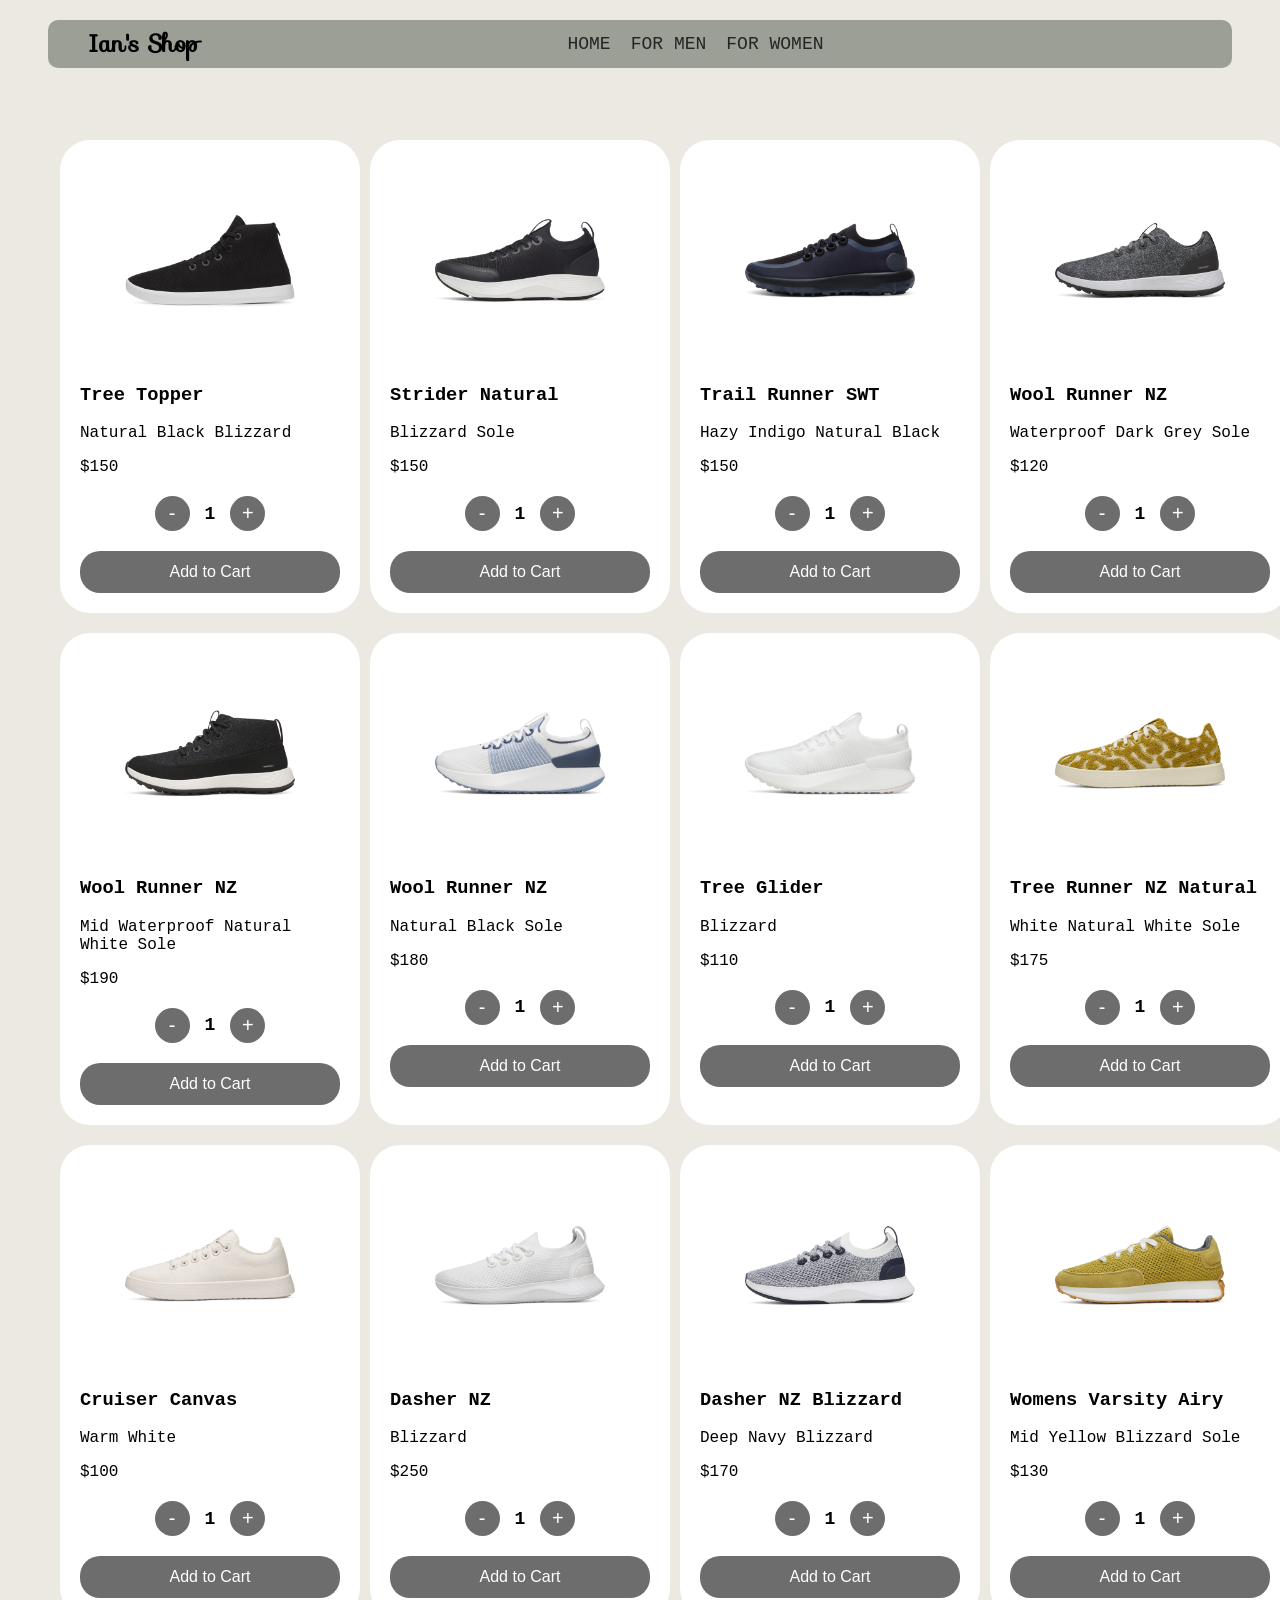
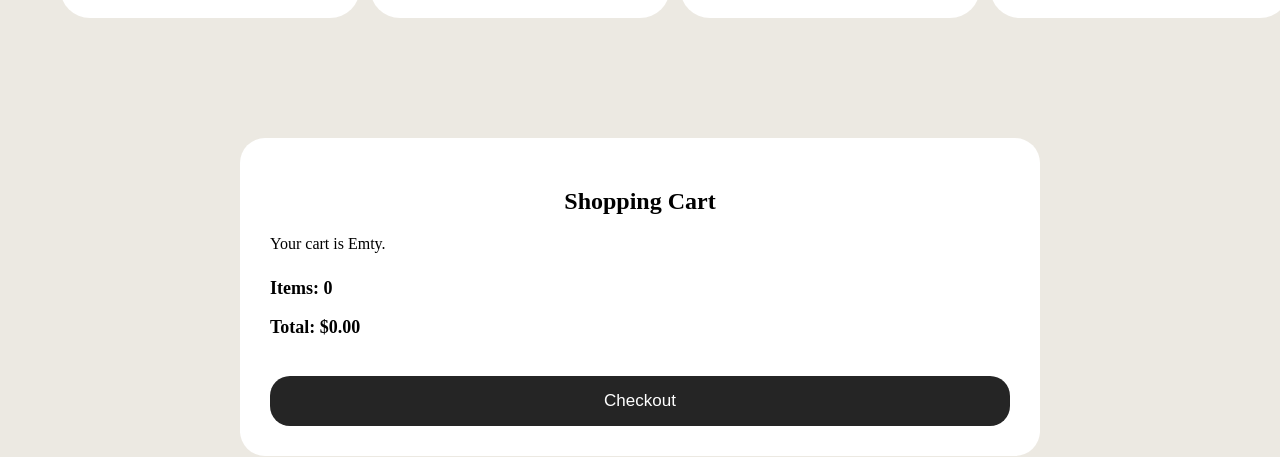
<file: Store/shopall.html>
<!DOCTYPE html>
<html lang="en">
<head>
    <meta charset="UTF-8">
    <meta name="viewport" content="width=device-width, initial-scale=1.0">
    <link rel="preconnect" href="https://fonts.googleapis.com">
    <link rel="preconnect" href="https://fonts.gstatic.com" crossorigin>
    <link href="https://fonts.googleapis.com/css2?family=Imperial+Script&family=Sofia&display=swap" rel="stylesheet">
    <link href="https://fonts.googleapis.com/css2?family=Imperial+Script&family=Iosevka+Charon+Mono:ital,wght@0,300;0,400;0,500;0,700;1,300;1,400;1,500;1,700&family=Sofia&display=swap" rel="stylesheet">
    <title>SHOP ALL</title>
    <style>
    :root {
        /* Colors */
        --primary-color: #7b80a8;
        --secondary-color: #f3961c;
        --dark-color: #252525;
        --white-color: #fff;
        --light-gray-color: #f2f2f2;
        --labor-services-color: #273071;
        --background-image: url("Header_photo.webp");
        --black-color: #050505;
        --header-color: #878a81;
        --secondary-background: #9c9f96;
        --margin-bottom: 16px;
        --site-max-width: 100%;
        --spacing:4px;
        }
    * {
            box-sizing: border-box;
            /* font-family: Arial, Helvetica, sans-serif; */
        }
    html, body {
      /* width: 100%; */
      height: 1000px;
      margin: 0;
      scroll-behavior: smooth;
        }
    header {
        position: absolute;
        top: calc(var(--spacing) * 5);
        left: calc(var(--spacing) * 12);
        right: calc(var(--spacing) * 12);
        height: calc(var(--spacing) * 12);
        padding: 0px 40px;
        background: var(--secondary-background);
        border-radius: 10px;
        justify-content: center;
        display: flex;
        align-items: center;
       
    }
    

    body {
        background-color: #ece9e2;
        background-size: cover;
        background-position: center;
        background-repeat: no-repeat;
        text-align: center;
        /* background-color: var(--white-color); */
        }

        /* .nav {
            width: 100%;
            max-width: 1500px;
            margin: 50px auto;
            color: #000;
            height: auto;
            display: flex;
            justify-content: center;
            align-items: center;
            padding: 0 40px;
            transition: 0.2s ease;
            } */

        .project-title {
            margin: 0;
            font-family: "sofia", cursive;
        }
        .menu-box {
            display: flex;
            gap: 20px;
            font-family: sans-serif;
            font-size: large;

            /* padding: 10px 15px; */
            margin: auto;
            align-items: center;
           }
        .menu-box a {
            text-decoration: none;
            color: #252525;
            font-family: "Iosevka Charon Mono", monospace;
            font-weight: 500;
        }

        .menu-box a:hover {
            /* background-color: blue; */
            color: white;
        }

        .gallery {
            width: 100%;
            max-width: 1400px;
            display: grid;
            grid-template-columns: repeat(4, 1fr);
            row-gap: 20px;
            column-gap: 10px;
            margin: 0 auto;
            padding: 20px;
            cursor: pointer;

            /* background-color: white;
            border-radius: 10%; */
        }

        .gallery img:hover {
            transform: scale(1.5);
        }

        .hero_container {
            padding: 120px 40px 60px;
            min-height: 100vh;
        }

        .shoe_box {
            width: 300px;
            padding: 20px;
            background-color: white;
            border-radius: 30px;
            align-items: flex-start;
            text-align: left;
            transition: transform 0.3s ease,
                        box-shadow 0.3s ease;
            font-family: "Iosevka Charon Mono", monospace;
        }

        .shoe_box:hover {
            transform: translateY(-8px);
            box-shadow: 0 12px 30px rgba(0, 0, 0, 0.12);
        }

        .shoe_box img {
            width: 100%;
            height: 200px;
            object-fit: contain;
        }

        .popup {
            display: none;
            position: fixed;
            top: 0;
            left: 0;
            width: 100%;
            height: 100%;
            background: rgba(0, 0, 0, 0.8);
            justify-content: center;
            align-items: center;
            flex-direction: column;
        }

        .popup img {
            width: 80%;
            max-width: 600px;
            border-radius: 10px;
        }
        .caption {
            color: white;
            margin-top: 10px;
            font-size: 18px;
            /* background: rgba(238, 235, 235, 0.5); */
            padding: 5px 10px;
            border-radius: 5px;
            font-family: "Iosevka Charon Mono", monospace;
            white-space: pre-line;
        }

        .close-btn {
            position: absolute;
            top: 290px;
            right: 530px;
            font-size: 30px;
            color: white;
            cursor: pointer;
        }

        /* Quantity Controls */
        .controls {
            display: flex;
            justify-content: center;
            align-items: center;
            gap: 15px;
            margin: 20px 0;
        }

        .controls button {
            width: 35px;
            height: 35px;
            border: none;
            border-radius: 50%;
            background-color: #6e6d6d;
            color: white;
            font-size: 20px;
            cursor: pointer;
        }

        .quantity {
            font-size: 18px;
            font-weight: bold;
        }

        /* Add to cart */

        .addToCartBtn {
            width: 100%;
            padding: 12px 20px;
            border: none;
            border-radius: 20px;
            background-color: #6e6d6d;
            color: white;
            font-size: 16px;
            cursor: pointer;
        }

        .addToCartBtn:hover {
            background-color: #4c5a7c;
            color: #050505;
        }

        /* Shopping Cart */

        .cart {
            width: 90%;
            max-width: 800px;
            margin: 40px auto;
            padding: 30px;
            background-color: white;
            border-radius: 25px;
            text-align: left;
        }

        .cart h2 {
            text-align: center;
        }

        .cart-item {
            display: flex;
            justify-content: space-between;
            padding: 15px 0;
            border-bottom: 1px solid #ddd;
        }

        .cart-summary {
            margin-top: 25px;
            font-size: 18px;
            font-weight: bold;
        }

        #checkoutBtn {
            width: 100%;
            padding: 15px;
            margin-top: 20px;
            border: none;
            border-radius: 20px;
            background-color: #252525;
            color: white;
            font-size: 17px;
            cursor: pointer;
        }

        /* TOAST MESSAGE */
        #toast {
            visibility: hidden;
            min-width: 250px;
            background-color: #333;
            color: #fff;
            text-align: center;
            border-radius: 8px;
            padding: 16px;
            position: fixed;
            z-index: 9999;
            bottom: 30px;
            right: 30px;
            font-size: 14px;
            transition: opacity 0.5s ease, visbility 0.5s;
        }
        #toast.show {
            visibility: visible;
            opacity: 1;
        }
        .burger-button {
            display: none;
            background: none;
            border: none;
            font-size: 30px;
            cursor: pointer;
            color: #252525;
        }


        @media screen and (max-width: 900px) {

        .cart {
            width: 92%;
            max-width: 700px;
            padding: 25px;
            margin: 30px auto;
        }

}

        @media screen and (max-width: 600px) {
            header {
                position: relative;
                top: 0;
                left: 0;
                right: 0;
                width: 100%;
                height: auto;
                padding: 15px 20px;
                display: flex;
                justify-content: space-between;
                align-items: center;
                border-radius: 0;
            }

            /* SHOW BURGER BUTTON */

            .burger-button {
                display: block;
            }

            /* HIDE MENU */

            .menu-box {
                display: none;
                position: absolute;
                top: 100%;
                left: 0;
                width: 100%;
                background-color: #9c9f96;
                flex-direction: column;
                gap: 0;
                padding: 10px 0;
                margin: 0;
                z-index: 1000;
            }

            /* SHOW MENU AFTER CLICK */
            .menu-box.active {
                display: flex;
            }

            /* MENU LINKS */

            .menu-box a {
                width: 100%;
                padding: 15px 20px;
                text-align: center;
                font-size: 16px;
            }
            .menu-box a:hover {
                background-color: #7b80a8;
                color: white;
            }
             .cart {
                width: calc(100% - 30px);
                margin: 25px auto;
                padding: 20px 15px;
                border-radius: 18px;
            }

            .cart h2 {
                font-size: 22px;
                margin-top: 0;
            }


            .cart-item {
                display: flex;
                justify-content: space-between;
                align-items: center;
                flex-wrap: wrap;
                gap: 8px;
                padding: 15px 0;
                font-size: 14px;
            }

            .cart-summary {
                margin-top: 20px;
                font-size: 16px;
            }

            #checkoutBtn {
                width: 100%;
                padding: 14px;
                font-size: 16px;
            }
            
            /* PRODUCT AREA */
            .hero_container {
                padding: 30px 15px;
            }

            .gallery {
                width: 100%;
                grid-template-columns: 1fr;
                gap: 20px;
                padding: 10px;
            }

            .shoe_box {
                width: 100%;
                max-width: 350px;
                margin: 0 auto;
            }

            .shoe_box img {
                width: 100%;
                height: 220px;
                object-fit: contain;
            }

            .cart {
                width: 95%;
                padding: 20px;
            }
        }
    </style>
</head>
<body>
    <header>
    <div>
         <h2 class="project-title">Ian's Shop</h2>
    </div>

    <!-- BURGER BUTTON -->
    <button class="burger-button" id="burgerBtn">☰</button>

    <nav class="menu-box" id="menuBox">
        <a href="index.html">HOME</a>
        <a href="for_men.html">FOR MEN</a>
        <a href="for_women.html">FOR WOMEN</a>
    </nav>
    </header>
    <div class="hero_container">
    <div class="gallery">
        <div class="shoe_box" data-name="Tree Topper Natural Black Blizzard" data-price="150">
            <img src="mens_dasher/A11179_24Q4_Tree-Topper-Natural-Black-Blizzard_PDP_LEFT.webp" data-caption = "Finally, a classic high top that doesn’t feel clunky. \nPerfect for warmer days, our lightweight, flexible tree fiber blend conforms to your movements for next-level comfort.&nbsp;">
            <h3>Tree Topper</h3>
            <p>Natural Black Blizzard</p>
            <p>$150</p>

            <div class="controls">
                <button class="decreaseBtn">-</button>
                <span class="quantity">1</span>
                <button class="increaseBtn">+</button>
            </div>

            <button class="addToCartBtn">
                Add to Cart
            </button>
        </div>
        <div class="shoe_box" data-name="Strider Natural Blizzard Sole" data-price="150">
            <img src="mens_dasher/A11746_25Q3_Strider-Natural-Black-Blizzard-Sole_PDP_LEFT__1.webp" data-caption = "Made to match the pace of life in motion, the Strider offers comfort and versatility with style to spare. \nSpringy, stretchy, and supportive, it’s your AM to PM pick for all-day, every day wearability.">
            <h3>Strider Natural</h3>
            <p>Blizzard Sole</p>
            <p>$150</p>

            <div class="controls">
                <button class="decreaseBtn">-</button>
                <span class="quantity">1</span>
                <button class="increaseBtn">+</button>
            </div>

            <button class="addToCartBtn">
                Add to Cart
            </button>
        </div>

        <div class="shoe_box" data-name="Trail Runner SWT Hazy Indigo Natural Black " data-price="150">
            <img src="mens_dasher/A10723_24Q1_Trail-Runner-SWT-True-Navy-Hazy-Indigo-Natural-Black_PDP_LEFT__1.webp" data-caption = "The Trail Runner is sustainably-engineered and intentionally designed for durability, comfort, and performance no matter where the day leads. \nA single-piece knit upper and pull tab make it easy to slip on and tackle any terrain with ease.">
            <h3>Trail Runner SWT</h3>
            <p> Hazy Indigo Natural Black</p>
            <p>$150</p>

            <div class="controls">
                <button class="decreaseBtn">-</button>
                <span class="quantity">1</span>
                <button class="increaseBtn">+</button>
            </div>

            <button class="addToCartBtn">
                Add to Cart
            </button>
        </div>

        <div class="shoe_box" data-name="Wool Runner NZ Waterproof Dark Grey Sole" data-price="120">
            <img src="mens_dasher/A12007_25Q3_Wool-Runner-NZ-Waterproof-Dark-Grey-Light-Grey-Sole_PDP_LEFT.webp" data-caption = "Boot-like protection, sneaker-like performance. \nWeather any storm with our fully waterproof Wool Runner NZ built to keep water out and warmth in. \nRainy days just got a lot brighter.">
            <h3>Wool Runner NZ</h3>
            <p>Waterproof Dark Grey Sole</p>
            <p>$120</p>

            <div class="controls">
                <button class="decreaseBtn">-</button>
                <span class="quantity">1</span>
                <button class="increaseBtn">+</button>
            </div>

            <button class="addToCartBtn">
                Add to Cart
            </button>
        </div>

        <div class="shoe_box" data-name="Wool Runner NZ Mid Waterproof Natural White Sole" data-price="190">
            <img src="mens_dasher/A12023_25Q3_Wool-Runner-NZ-Mid-Waterproof-Natural-Black-Natural-White-Sole_PDP_LEFT.webp" data-caption = "Downpours happen. Be prepared with fully waterproof kicks boasting next-level protection. \nThis stylish sneaker adds a mid-top silhouette and weather-ready features to the cozy comfort of the Wool Runner NZ.">
            <h3>Wool Runner NZ</h3>
            <p>Mid Waterproof Natural White Sole</p>
            <p>$190</p>

            <div class="controls">
                <button class="decreaseBtn">-</button>
                <span class="quantity">1</span>
                <button class="increaseBtn">+</button>
            </div>

            <button class="addToCartBtn">
                Add to Cart
            </button>
        </div>

        <div class="shoe_box" data-name="Wool Runner NZ Natural Black Sole" data-price="180">
            <img src="mens_dasher/A11475_25Q1_Tree_Glider_Blizzard_Hanami_Blue_Blizzard_PDP_LEFT-2000x2000.webp" data-caption = "Our responsibly-sourced Merino wool is lined with a breathable waterproof membrane that keeps feet warm and dry in any conditions, \nwhile a brand new dual-density insole—the Allbirds Featherbed—uses cushioned memory foam to deliver uncompromising comfort.">
            <h3>Wool Runner NZ</h3>
            <p>Natural Black Sole</p>
            <p>$180</p>

            <div class="controls">
                <button class="decreaseBtn">-</button>
                <span class="quantity">1</span>
                <button class="increaseBtn">+</button>
            </div>

            <button class="addToCartBtn">
                Add to Cart
            </button>
        </div>

        <div class="shoe_box" data-name="Tree Glider Blizzard" data-price="110">
            <img src="womens_shoes/A11072_24Q3_Tree_Glider_Blizzard_Blizzard_PDP_LEFT-1000x1000.webp" data-caption = "A sporty classic, made wildly comfortable. \nA light and stretchy one-piece upper provides a sock-like fit, while multi-directional traction allows for quick pivots and dynamic shifts. \nSlip-on friendly pull tabs make these a breeze to get on and off so you’re always ready to go with the flow.">
            <h3>Tree Glider</h3>
            <p>Blizzard</p>
            <p>$110</p>

            <div class="controls">
                <button class="decreaseBtn">-</button>
                <span class="quantity">1</span>
                <button class="increaseBtn">+</button>
            </div>

            <button class="addToCartBtn">
                Add to Cart
            </button>
        </div>

        <div class="shoe_box" data-name="Tree Runner NZ Natural White Natural White Sole" data-price="175">
            <img src="womens_shoes/A12256_26Q1_Cruiser-Terry-Ochre-Warm-White_PDP_LEFT.webp" data-caption="The latest iteration of our fan-fave Tree Runner nods to our New Zealand roots, tying ten years of innovation together in a shoe as stylish as it is comfortable. \nOffering a slightly more structured build than the original, this light, breathable, sneaker is made to move.">
            <h3>Tree Runner NZ Natural</h3>
            <p>White Natural White Sole</p>
            <p>$175</p>

            <div class="controls">
                <button class="decreaseBtn">-</button>
                <span class="quantity">1</span>
                <button class="increaseBtn">+</button>
            </div>

            <button class="addToCartBtn">
                Add to Cart
            </button>
        </div>
        
        <div class="shoe_box" data-name="Cruiser Canvas Warm White" data-price="100">
            <img src="womens_shoes/A12344_26Q1_Cruiser-Canvas-Warm-White-Natural-White_PDP_LEFT.webp" data-caption = "Lightweight, bouncy, and wildly comfortable, Allbirds shoes make any outing feel effortless. \nSlip in, lace up, or slide them on and enjoy the comfy support."> 
            <h3>Cruiser Canvas</h3>
            <p>Warm White</p>
            <p>$100</p>

            <div class="controls">
                <button class="decreaseBtn">-</button>
                <span class="quantity">1</span>
                <button class="increaseBtn">+</button>
            </div>

            <button class="addToCartBtn">
                Add to Cart
            </button>
        </div>
        
        <div class="shoe_box" data-name="Dasher NZ Blizzard" data-price="250">
            <img src="womens_shoes/A12447_26Q1_Dasher-NZ-Blizzard-Blizzard_PDP_LEFT_43da74dc-9258-490a-b9d8-3083bd6eb85f.webp" data-caption="A new take on our fan-favorite Dasher, made for busy days and spontaneous plans. \nLightweight, breathable comfort keeps you cool as you move, with added heel protection where it counts. \nFast when you want. Comfortable always."> 
            <h3>Dasher NZ</h3>
            <p>Blizzard</p>
            <p>$250</p>

            <div class="controls">
                <button class="decreaseBtn">-</button>
                <span class="quantity">1</span>
                <button class="increaseBtn">+</button>
            </div>

            <button class="addToCartBtn">
                Add to Cart
            </button>
        </div> 
        
        <div class="shoe_box" data-name="Dasher NZ Blizzard Deep Navy Blizzard" data-price="170">
            <img src="womens_shoes/A12464_26Q1_Dasher-NZ-Blizzard-Deep-Navy-Blizzard_PDP_LEFT_e38509e9-51da-49a3-a794-53de6797a109.webp" data-caption="A new take on our fan-favorite Dasher, made for busy days and spontaneous plans. \nLightweight, breathable comfort keeps you cool as you move, with added heel protection where it counts. \nFast when you want. Comfortable always.">             
            <h3>Dasher NZ Blizzard</h3>
            <p>Deep Navy Blizzard</p>
            <p>$170</p>

            <div class="controls">
                <button class="decreaseBtn">-</button>
                <span class="quantity">1</span>
                <button class="increaseBtn">+</button>
            </div>

            <button class="addToCartBtn">
                Add to Cart
            </button>
            
        </div>

        <div class="shoe_box" data-name="Womens Varsity Airy Mid Yellow Blizzard Sole" data-price="130">
            <img src="womens_shoes/A12574_26Q2_Womens-Varsity-Airy-Mid-Yellow-Blizzard-Sole_PDP_LEFT.webp" data-caption="Our retro-inspired Varsity gets a breath of fresh air. \nAn all-new open knit mesh helps maximize airflow and breathability, ensuring uncompromising all-day comfort and wearability. \nFresh, airy, and cool in every sense, it’s a total breeze.">             
            <h3>Womens Varsity Airy</h3>
            <p>Mid Yellow Blizzard Sole</p>
            <p>$130</p>

            <div class="controls">
                <button class="decreaseBtn">-</button>
                <span class="quantity">1</span>
                <button class="increaseBtn">+</button>
            </div>

            <button class="addToCartBtn">
                Add to Cart
            </button>
        </div>

     
        </div>
    </div>

     <section class="cart">
        <h2>Shopping Cart</h2>
        <div id="cartItems">
            <p>Your cart is Emty.</p>
        </div>

        <div class="cart-summary">
            <p>
                Items:
                <span id="cartQuantity">0</span>
            </p>

            <p>
                Total:
                $<span id="cartTotal">0.00</span>
            </p>

            <div>
                <button id="checkoutBtn">
                    Checkout
                </button>
            </div>
        </div>
    </section>    

    <div class="popup" id="popup">
        <span class="close-btn" id="close-btn">&times;</span>
        <img id="popup-img">
        <p class="caption" id="popup-caption"></p>
        
    </div>

    <div id="toast">This is a toast message</div>

    <script>

            const popup = document.getElementById('popup');
            const popupCaption = document.getElementById('popup-caption');
            const popImg = document.getElementById('popup-img');
            const closeBtn = document.getElementById('close-btn');

            document.querySelectorAll(".gallery img").forEach(img => {
                img.addEventListener("click", () => {
                    popImg.src = img.src;
                    popupCaption.textContent = img.dataset.caption.replace(/\\n/g, "\n");
                    popup.style.display = "flex";
                });

                closeBtn.addEventListener('click', function() {
                    popup.style.display = "none";
                });
            });

            //SHOPPING CART
            const cart =[];
            const shoeBoxes = document.querySelectorAll(".shoe_box");
            const cartItems = document.getElementById("cartItems");
            const cartQuantity = document.getElementById("cartQuantity");
            const cartTotal = document.getElementById("cartTotal");
            const checkoutBtn = document.getElementById('checkoutBtn');
            

            function showToast(message) {
                    const toast = document.getElementById('toast');
                    toast.textContent = message;
                    toast.classList.add("show");

                    setTimeout(() => {
                        toast.classList.remove("show");
                    }, 3000);
                }

            //PRODUCT CARDS

            shoeBoxes.forEach(function(shoeBox) {
                const decreaseBtn = shoeBox.querySelector(".decreaseBtn");
                const increaseBtn = shoeBox.querySelector(".increaseBtn");
                const quantityDisplay = shoeBox.querySelector(".quantity");
                const addToCartBtn = shoeBox.querySelector(".addToCartBtn");

                let quantity = 1;

                //Increase quantity

                increaseBtn.addEventListener("click", function() {
                    quantity++;
                    quantityDisplay.textContent = quantity;
                });

                //Decrease quantity

                decreaseBtn.addEventListener("click", function() {
                    if (quantity > 1) {
                        quantity--;
                        quantityDisplay.textContent = quantity;
                    }
                });

                //Add to Cart

                addToCartBtn.addEventListener('click', function() {
                    const name = shoeBox.dataset.name;
                    const price = Number(shoeBox.dataset.price);
                    const image = shoeBox.querySelector("img").getAttribute("src");
                    addToCart(name, price, quantity, image);   
                    showToast('Item added to cart!');    
                });
              
        });    

                

                //Add to Cart Function

                function addToCart(name, price, quantity, image) {
                    const existingItem = cart.find(function(item) {
                        return item.name === name;
                    });

                    //Product already exists

                    if (existingItem) {
                        existingItem.quantity = quantity;
                        alert("Item already added to cart");
                        
                    }
                    //new product
                    else {
                        const product = {
                            name: name, 
                            price: price, 
                            quantity: quantity,
                            image: image
                        };
                        cart.push(product);
                    }
                    console.log(cart);
                    updateCart();
                }

                //UPDATE CART

                function updateCart() {
                    cartItems.innerHTML = "";

                    let totalQuantity = 0;
                    let totalPrice = 0;

                    cart.forEach(function(item) {
                        const itemTotal = item.price * item.quantity;
                        totalQuantity += item.quantity;
                        totalPrice += itemTotal;

                        const cartItem = document.createElement("div");

                        cartItem.classList.add("cart-item");

                        cartItem.innerHTML = `
                            <span>
                                ${item.name} x ${item.quantity}
                            </span>
                                
                            <span>
                                $${itemTotal.toFixed(2)}
                            </span> `;

                        cartItems.appendChild(cartItem);
                    });

                    cartQuantity.textContent = totalQuantity;
                    cartTotal.textContent = totalPrice.toFixed(2);

                    //Show empty message

                    if ( cart.length === 0) {
                        cartItems.innerHTML = "<p>Your cart is empty.</p>";
                    }
                }
                //CHECKOUT

                checkoutBtn.addEventListener("click", function() {
                    if (cart.length === 0){
                        showToast("Your cart is empty!");
                        return;
                    }

                    //Save all products
                    localStorage.setItem("shoppingCart", JSON.stringify(cart));

                    let totalQuantity = 0;
                    let totalPrice = 0;

                    cart.forEach(function(item) {
                        totalQuantity += item.quantity;
                        totalPrice += item.price * item.quantity;
                    });
                    // 
                    window.location.href = "checkout2.html";
                })

                
            const burgerBtn = document.getElementById('burgerBtn');
            const menuBox = document.getElementById('menuBox');

            burgerBtn.addEventListener('click', function() {
                menuBox.classList.toggle('active');
            });
            
    </script>
    
</body>
</html>
</file>
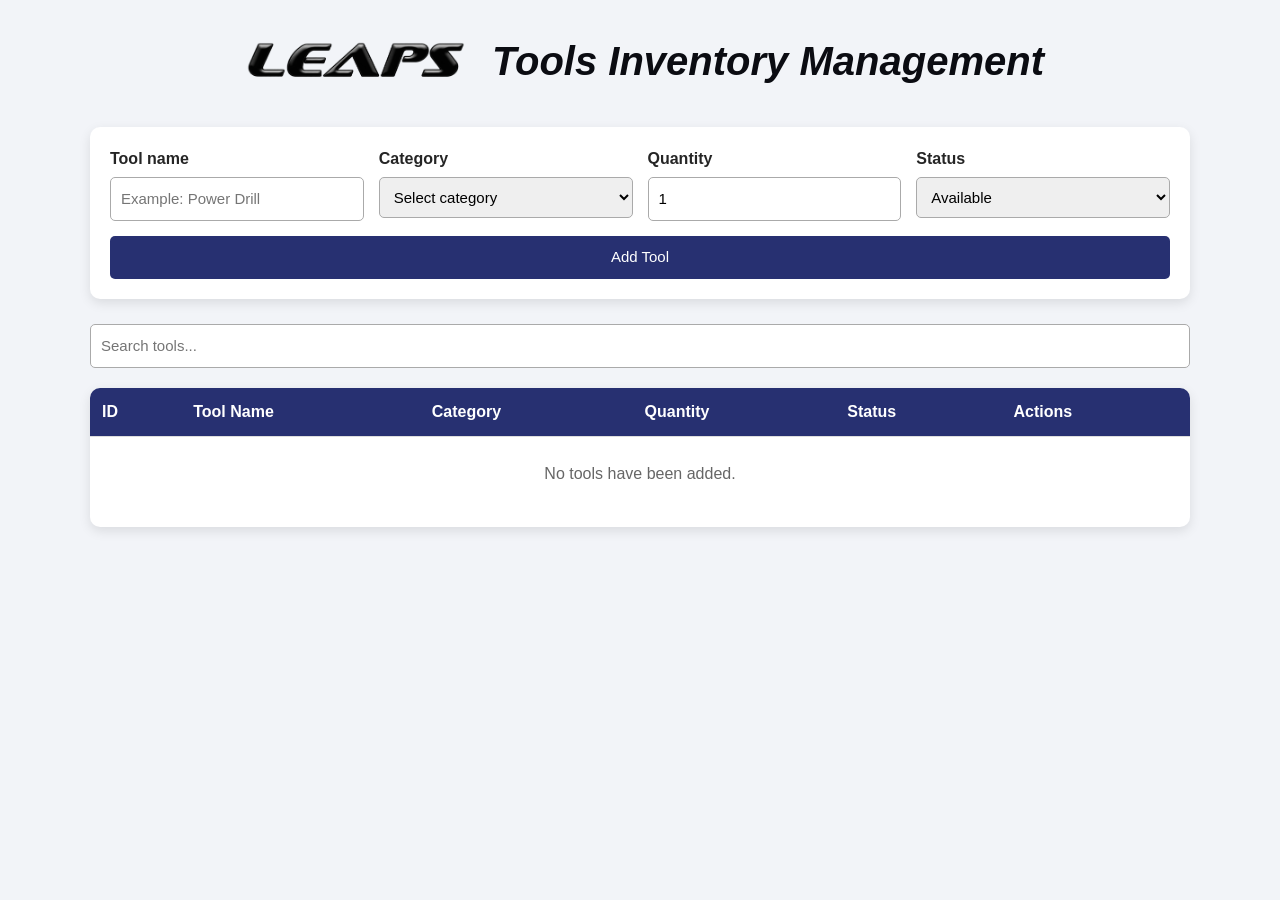
<file: Tools Inventory/toolsinventory.html>
<!DOCTYPE html>
<html lang="en">
<head>
    <meta charset="UTF-8">
    <meta name="viewport" content="width=device-width, initial-scale=1.0">
    <meta http-equiv="X-UA-Compatible" content="ie=edge">
    <title>Tools Inventory</title>
    <!-- Bootstrap 5.3 CSS -->
    <link href="https://cdn.jsdelivr.net/npm/bootstrap@5.3.0-alpha3/dist/css/bootstrap.min.css" rel="stylesheet">

    <style>
        * {
            box-sizing: border-box;
        }

        body {
            margin: 0;
            padding: 20px;
            background-color: #f2f4f8;
            color: #252525;
            font-family: Arial, sans-serif;
        }

        .inventory-container {
            width: 100%;
            max-width: 1100px;
            margin: auto;
        }

        h1 {
            text-align: center;
            color: #273071;
        }

        .tool-form {
            display: grid;
            grid-template-columns: repeat(4, 1fr);
            gap: 15px;
            margin-bottom: 25px;
            padding: 20px;
            background-color: white;
            border-radius: 10px;
            box-shadow: 0 4px 12px rgba(0, 0, 0, 0.1);
        }

        .form-group {
            display: flex;
            flex-direction: column;
        }

        label {
            margin-bottom: 6px;
            font-weight: bold;
        }

        input,
        select,
        button {
            width: 100%;
            padding: 10px;
            border: 1px solid #aaa;
            border-radius: 5px;
            font-size: 15px;
        }

        .submit-button {
            grid-column: 1 / -1;
            background-color: #273071;
            color: white;
            border: none;
            cursor: pointer;
        }

        .submit-button:hover {
            background-color: #7b80a8;
        }

        .search-box {
            margin-bottom: 20px;
        }

        .table-wrapper {
            overflow-x: auto;
            background-color: white;
            border-radius: 10px;
            box-shadow: 0 4px 12px rgba(0, 0, 0, 0.1);
        }

        table {
            width: 100%;
            border-collapse: collapse;
        }

        th,
        td {
            padding: 12px;
            border-bottom: 1px solid #ddd;
            text-align: left;
        }

        th {
            background-color: #273071;
            color: white;
        }

        .available {
            color: green;
            font-weight: bold;
        }

        .borrowed {
            color: #d97706;
            font-weight: bold;
        }

        .maintenance {
            color: red;
            font-weight: bold;
        }

        .edit-button,
        .delete-button {
            width: auto;
            margin: 3px;
            color: white;
            border: none;
            cursor: pointer;
        }

        .edit-button {
            background-color: #2563eb;
        }

        .delete-button {
            background-color: #dc2626;
        }

        .empty-message {
            padding: 25px;
            text-align: center;
            color: #666;
        }
        .leaps-logo {
            height: 40px;
            width: auto;
            max-width: 110px;
            object-fit: contain;
            display: block;
        }
        .inventory-title {
            display: flex;
            align-items: center;
            justify-content: center;
            flex-wrap: wrap;
            gap: 16px;
            margin-bottom: 24px;
            color: #0b0c12;
            font-style: italic;
            font-weight: bold;
        }

        .inventory-title-logo {
            width: 240px;
            height: auto;
            object-fit: contain;
        }

        /* Tablet */
        @media screen and (max-width: 900px) {
            .tool-form {
                grid-template-columns: repeat(2, 1fr);
            }
        }

        /* Mobile */
        @media screen and (max-width: 600px) {
            body {
                padding: 10px;
            }

            .tool-form {
                grid-template-columns: 1fr;
            }

            .submit-button {
                grid-column: auto;
            }

            h1 {
                font-size: 26px;
            }
             .leaps-logo {
                height: 30px;
                max-width: 100px;
            }
                .inventory-title-logo {
                width: 110px;
            }

        }
    </style>
</head>

<body>

   <!-- <div class="container">
        <header class="d-flex flex-wrap align-items-center justify-content-center py-3 mb-4 border-bottom">
            <a
            href="/"
            class="d-flex align-items-center mb-3 mb-md-0 me-md-auto text-decoration-none"
            aria-label="LEAPS Labor Services home"
            >
            <img
                src="leaps-logo3.png"
                alt="LEAPS Labor Services"
                class="leaps-logo"
            >
            </a>

            <ul class="nav nav-pills justify-content-center">
            <li class="nav-item">
                <a href="#" class="nav-link active" aria-current="page">Home</a>
            </li>
            <li class="nav-item"><a href="#" class="nav-link">Features</a></li>
            <li class="nav-item"><a href="#" class="nav-link">Pricing</a></li>
            <li class="nav-item"><a href="#" class="nav-link">FAQs</a></li>
            <li class="nav-item"><a href="#" class="nav-link">About</a></li>
            </ul>
        </header>
        </div> -->

    <main class="inventory-container">
        <h1 class="inventory-title">
            <img src="leaps-logo2.png" alt="LEAPS" class="inventory-title-logo">
            <span>Tools Inventory Management</span>
        </h1>

        <form id="toolForm" class="tool-form">
            <div class="form-group">
                <label for="toolName">Tool name</label>
                <input
                    id="toolName"
                    type="text"
                    placeholder="Example: Power Drill"
                    required
                >
            </div>

            <div class="form-group">
                <label for="category">Category</label>
                <select id="category" required>
                    <option value="">Select category</option>
                    <option value="Power Tool">Power Tool</option>
                    <option value="Hand Tool">Hand Tool</option>
                    <option value="Safety Equipment">Safety Equipment</option>
                    <option value="Testing Equipment">Testing Equipment</option>
                </select>
            </div>

            <div class="form-group">
                <label for="quantity">Quantity</label>
                <input
                    id="quantity"
                    type="number"
                    min="1"
                    value="1"
                    required
                >
            </div>

            <div class="form-group">
                <label for="status">Status</label>
                <select id="status" required>
                    <option value="Available">Available</option>
                    <option value="Borrowed">Borrowed</option>
                    <option value="Maintenance">Maintenance</option>
                </select>
            </div>

            <button class="submit-button" type="submit">
                Add Tool
            </button>
        </form>

        <div class="search-box">
            <input
                id="searchInput"
                type="search"
                placeholder="Search tools..."
            >
        </div>

        <div class="table-wrapper">
            <table>
                <thead>
                    <tr>
                        <th>ID</th>
                        <th>Tool Name</th>
                        <th>Category</th>
                        <th>Quantity</th>
                        <th>Status</th>
                        <th>Actions</th>
                    </tr>
                </thead>

                <tbody id="inventoryTable"></tbody>
            </table>

            <p id="emptyMessage" class="empty-message">
                No tools have been added.
            </p>
        </div>
    </main>

    <script >
        const toolForm = document.getElementById("toolForm");
        const toolNameInput = document.getElementById("toolName");
        const categoryInput = document.getElementById("category");
        const quantityInput = document.getElementById("quantity");
        const statusInput = document.getElementById("status");
        const searchInput = document.getElementById("searchInput");
        const inventoryTable = document.getElementById("inventoryTable");
        const emptyMessage = document.getElementById("emptyMessage");
        const submitButton = toolForm.querySelector(".submit-button");

        let tools = JSON.parse(localStorage.getItem("toolsInventory")) || [];
        let editingId = null;

        function saveTools() {
            localStorage.setItem("toolsInventory", JSON.stringify(tools));
        }

        function getStatusClass(status) {
            return status.toLowerCase();
        }

        function displayTools(searchText = "") {
            inventoryTable.innerHTML = "";

            const filteredTools = tools.filter(function (tool) {
                const searchableText =
                    `${tool.name} ${tool.category} ${tool.status}`.toLowerCase();

                return searchableText.includes(searchText.toLowerCase());
            });

            emptyMessage.style.display =
                filteredTools.length === 0 ? "block" : "none";

            filteredTools.forEach(function (tool) {
                const row = document.createElement("tr");

                row.innerHTML = `
                    <td>${tool.id}</td>
                    <td>${escapeHtml(tool.name)}</td>
                    <td>${escapeHtml(tool.category)}</td>
                    <td>${tool.quantity}</td>
                    <td class="${getStatusClass(tool.status)}">
                        ${escapeHtml(tool.status)}
                    </td>
                    <td>
                        <button
                            class="edit-button"
                            type="button"
                            onclick="editTool(${tool.id})"
                        >
                            Edit
                        </button>

                        <button
                            class="delete-button"
                            type="button"
                            onclick="deleteTool(${tool.id})"
                        >
                            Delete
                        </button>
                    </td>
                `;

                inventoryTable.appendChild(row);
            });
        }

        function escapeHtml(text) {
            const element = document.createElement("div");
            element.textContent = text;
            return element.innerHTML;
        }

        toolForm.addEventListener("submit", function (event) {
            event.preventDefault();

            const toolData = {
                name: toolNameInput.value.trim(),
                category: categoryInput.value,
                quantity: Number(quantityInput.value),
                status: statusInput.value
            };

            if (editingId === null) {
                tools.push({
                    id: Date.now(),
                    ...toolData
                });
            } else {
                tools = tools.map(function (tool) {
                    if (tool.id === editingId) {
                        return {
                            id: tool.id,
                            ...toolData
                        };
                    }

                    return tool;
                });

                editingId = null;
                submitButton.textContent = "Add Tool";
            }

            saveTools();
            displayTools(searchInput.value);
            toolForm.reset();
            quantityInput.value = 1;
        });

        function editTool(id) {
            const selectedTool = tools.find(function (tool) {
                return tool.id === id;
            });

            if (!selectedTool) {
                return;
            }

            toolNameInput.value = selectedTool.name;
            categoryInput.value = selectedTool.category;
            quantityInput.value = selectedTool.quantity;
            statusInput.value = selectedTool.status;

            editingId = id;
            submitButton.textContent = "Update Tool";

            window.scrollTo({
                top: 0,
                behavior: "smooth"
            });
        }

        function deleteTool(id) {
            const confirmed = confirm(
                "Are you sure you want to delete this tool?"
            );

            if (!confirmed) {
                return;
            }

            tools = tools.filter(function (tool) {
                return tool.id !== id;
            });

            saveTools();
            displayTools(searchInput.value);
        }

        searchInput.addEventListener("input", function () {
            displayTools(searchInput.value);
        });

        displayTools();
    </script>
    <script src="https://cdn.jsdelivr.net/npm/bootstrap@5.3.0-alpha3/dist/js/bootstrap.bundle.min.js"></script>
</body>
</html>
</file>
<file: Pickleball site/css/style.css>
:root {
      font-family: "Bebas Neue",Inter, ui-sans-serif, system-ui, -apple-system,
        "Segoe UI", sans-serif;
      color: #17251e;
      background: #f5f7f1;
    }

    * { box-sizing: border-box; }
    body { margin: 0; }
    button, input, select { font: inherit; }
    button { cursor: pointer; }
    button:disabled { cursor: not-allowed; opacity: 0.45; }

    /* header {
        background-color: black;
        background-image: url("../headerbg.png");
        background-position: center;
        background-size: auto 100%;
        background-repeat: no-repeat;
        position: relative;

        min-height: 180px;
        padding: 19px clamp(20px, 4vw, 64px);
        color: white;
        display: flex;
        align-items: center;
        justify-content: space-between;
        gap: 16px;
    } */

    header {
  position: relative;
  min-height: 180px;
  padding: 19px clamp(20px, 4vw, 64px);
  background-color: black;
  color: white;
  display: flex;
  align-items: center;
  justify-content: space-between;
  gap: 16px;
  isolation: isolate;
  
}
header::before {
  content: "";
  position: absolute;
  inset: 0;
  z-index: -1;
  background-image: url("../pickleball_paddle.jpg");
  background-position: 50% center;
  background-size: auto 55%;
  background-repeat: no-repeat;
  opacity: 0.35;
  pointer-events: none;
  background-size: cover;
}

      .header-title {
        position: absolute;
        left: 50%;
        transform: translateX(-50%);
        text-align: center;
        width: max-content;
        max-width: 90%;
    }

    .header-title h1 {
        margin: 0;
        color: #c1f408;
        font-family: "Oswald", sans-serif;
        font-weight: 700;
        letter-spacing: 0.18em;
        text-transform: uppercase;
    }

    .header-logo {
        display: block;
        width: auto;
        max-width: min(5vw, 280px);
        height: 60px;
        object-fit: contain;
    
    }
    .brand {
        display: flex;
        align-items: center;
        gap: 11px;
        font-weight: 850;
        font-size: 1.35rem;
        letter-spacing: -0.05em;
        color: #b6d408;
    }
    .brand-logo {
      display: block;
      width: 500px;
      height: 156px;
      object-fit: contain;
      flex-shrink: 0;
      }


    main {
      max-width: 1500px;
      margin: auto;
      padding: 32px clamp(18px, 4vw, 62px) 65px;
    }

    .eyebrow {
      font-size: 0.78rem;
      font-weight: 800;
      letter-spacing: 0.14em;
      text-transform: uppercase;
      color: #b7e818;
      margin: 0 0 8px;
    }

    .title-row {
      display: flex;
      align-items: end;
      justify-content: space-between;
      gap: 18px;
      flex-wrap: wrap;
      margin-bottom: 27px;
    }

    h1 {
      font-size: clamp(2rem, 4vw, 3.45rem);
      letter-spacing: -0.07em;
      line-height: 1.05;
      margin: 0;
    }

    h2 {
      font-size: 1.15rem;
      letter-spacing: -0.03em;
      margin: 0;
    }

    p { line-height: 1.5; }
    .sub { color: #65746b; margin: 9px 0 0; }

    .pill {
      background: #e6f0de;
      color: #315944;
      border-radius: 100px;
      padding: 9px 14px;
      font-weight: 700;
      font-size: 0.85rem;
    }

    .layout {
      display: grid;
      grid-template-columns: minmax(290px, 350px) minmax(0, 1fr);
      gap: 21px;
      align-items: start;
    }

    .panel {
      background: #fff;
      border: 1px solid #e0e7db;
      border-radius: 18px;
      box-shadow: 0 8px 30px rgba(22, 53, 37, 0.04);
    }

    .sidebar { padding: 23px; }

    .sidebar section + section {
      border-top: 1px solid #edf0e8;
      margin-top: 25px;
      padding-top: 24px;
    }

    .section-heading {
      display: flex;
      justify-content: space-between;
      align-items: center;
      gap: 10px;
      margin-bottom: 17px;
    }

    .count {
      background: #eef3ea;
      border-radius: 50px;
      padding: 4px 10px;
      color: #54705b;
      font-size: 0.8rem;
      font-weight: 800;
    }

    .label {
      display: block;
      font-size: 0.85rem;
      font-weight: 750;
      margin: 14px 0 7px;
    }

    input[type="text"],
    select {
      width: 100%;
      padding: 12px 13px;
      border: 1px solid #d8e1d5;
      border-radius: 10px;
      background: #fcfdfb;
      color: #17251e;
      outline: none;
    }

    input:focus,
    select:focus {
      border-color: #499769;
      box-shadow: 0 0 0 3px #49976926;
    }

    .btn {
      border: 0;
      border-radius: 10px;
      background: #d4ef5b;
      color: #173020;
      padding: 11px 16px;
      font-weight: 800;
      min-height: 43px;
    }

    .btn:hover:not(:disabled) { background: #c6e647; }

    .btn-dark {
      background: #15382b;
      color: #fff;
    }

    .btn-dark:hover:not(:disabled) { background: #26543b; }

    .btn-outline {
      border: 1px solid #cfdbcc;
      background: white;
      color: #2e5940;
    }

    .btn-outline:hover:not(:disabled) { background: #f1f6ed; }
    .full { width: 100%; margin-top: 13px; }
    .hint { font-size: 0.84rem; color: #738177; margin: 9px 0 0; }

    .teams {
      list-style: none;
      margin: 0;
      padding: 0;
      display: grid;
      gap: 8px;
    }

    .team {
      display: flex;
      align-items: center;
      gap: 10px;
      padding: 9px 10px;
      border: 1px solid #edf0e9;
      border-radius: 9px;
      font-size: 0.92rem;
    }

    .seed {
      color: #729078;
      font-size: 0.76rem;
      font-weight: 800;
      width: 19px;
    }

    .team-name { flex: 1; overflow-wrap: anywhere; }

    .remove {
      background: transparent;
      border: 0;
      color: #8b9c90;
      font-size: 1.25rem;
      line-height: 1;
      padding: 0 4px;
    }

    .remove:hover { color: #c64949; }

    .main-panel { min-width: 0; overflow: hidden; }

    .toolbar {
      padding: 23px 25px;
      display: flex;
      justify-content: space-between;
      align-items: center;
      gap: 16px;
      flex-wrap: wrap;
      border-bottom: 1px solid #e8ede5;
    }

    .toolbar p {
      margin: 6px 0 0;
      color: #708076;
      font-size: 0.87rem;
    }

    .toolbar-actions { display: flex; gap: 8px; flex-wrap: wrap; }

    .bracket-wrap {
      overflow-x: auto;
      padding: 27px 25px 32px;
      min-height: 430px;
    }

    .bracket {
      display: flex;
      gap: 25px;
      align-items: stretch;
      min-width: max-content;
    }

    .round {
      width: 240px;
      display: flex;
      flex-direction: column;
      gap: 14px;
    }

    .round-title {
      font-size: 0.75rem;
      text-transform: uppercase;
      letter-spacing: 0.12em;
      font-weight: 850;
      color: #658371;
      padding: 0 3px 3px;
    }

    .round-list {
      display: flex;
      flex: 1;
      flex-direction: column;
      justify-content: space-around;
      gap: 18px;
    }

    .match {
      border: 1px solid #dfe8da;
      border-radius: 13px;
      overflow: hidden;
      background: white;
      box-shadow: 0 3px 12px #163c1809;
    }

    .match-label {
      font-size: 0.72rem;
      color: #728379;
      background: #f7faf4;
      padding: 8px 12px;
      border-bottom: 1px solid #edf1ea;
      font-weight: 700;
    }

    .side {
      display: flex;
      align-items: center;
      gap: 8px;
      min-height: 43px;
      padding: 7px 11px;
    }

    .side + .side { border-top: 1px solid #edf1ea; }
    .side.winner { background: #f3f9df; }

    .side-name {
      flex: 1;
      min-width: 0;
      overflow: hidden;
      text-overflow: ellipsis;
      white-space: nowrap;
      font-size: 0.88rem;
      font-weight: 650;
    }

    .side.muted .side-name { color: #9ba99e; font-weight: 500; }

    .score {
      width: 38px !important;
      height: 30px;
      padding: 3px !important;
      text-align: center;
      border-radius: 6px !important;
      background: white !important;
      font-size: 0.86rem;
    }

    .match-actions {
      padding: 7px 10px;
      border-top: 1px solid #edf1ea;
      background: #fafcf8;
    }

    .save-score {
      border: 0;
      background: transparent;
      color: #346e4a;
      font-size: 0.77rem;
      font-weight: 800;
      padding: 4px;
    }

    .save-score:hover { text-decoration: underline; }

    .message {
      font-size: 0.84rem;
      min-height: 20px;
      color: #aa4938;
      margin: 9px 0 0;
    }

    .empty {
      text-align: center;
      max-width: 400px;
      margin: 60px auto;
      color: #6c8071;
    }

    .empty-icon {
      width: 65px;
      height: 65px;
      border-radius: 16px;
      background: #e9f4d1;
      display: grid;
      place-items: center;
      color: #204d32;
      font-size: 2rem;
      margin: 0 auto 17px;
    }

    .empty h3 { color: #183527; font-size: 1.23rem; margin: 0; }
    .empty p { margin: 8px 0; }

    .champion {
      margin: 0 25px 25px;
      padding: 15px 17px;
      background: #eaf5d1;
      border-radius: 11px;
      color: #244e30;
      font-weight: 800;
    }

    .small-note {
      padding: 0 25px 20px;
      color: #78887c;
      font-size: 0.82rem;
    }

    .toast {
      position: fixed;
      bottom: 20px;
      right: 20px;
      padding: 12px 17px;
      background: #173a29;
      color: white;
      border-radius: 10px;
      box-shadow: 0 10px 30px #0002;
      opacity: 0;
      pointer-events: none;
      transition: opacity 0.2s;
    }

    .toast.show { opacity: 1; }

    .site-footer {
      background: #080808; /* Same as the header */
      color: #e9eee9;
      padding: 22px clamp(18px, 4vw, 64px);
      display: flex;
      align-items: center;
      justify-content: space-between;
      gap: 14px;
      flex-wrap: wrap;
      font-family: "Oswald", cursive;
    }

    .site-footer p {
      margin: 0;
      font-size: 0.9rem;
      
    }

    .facebook-link {
      display: inline-flex;
      align-items: center;
      justify-content: center;
      width: 38px;
      height: 38px;
      border-radius: 50%;
      background: #1877f2;
      color: white;
      text-decoration: none;
      font: bold 1.55rem Arial, sans-serif;
    }

    .facebook-link:hover {
      background: #0d65d9;
    }

    .footer-social {
      display: flex;
      align-items:normal;
      gap: 10px;
    }

  @media (max-width: 1500px) {
       header {
        min-height: 150px;
        padding: 18px 24px;
      }

      .brand-logo {
        width: 180px;
        height: auto;
        max-height: 90px;
      }

      .header-title h1 {
        font-size: clamp(1.3rem, 3vw, 2rem);
        letter-spacing: 0.1em;
      }
      .layout { grid-template-columns: 1fr; }

      .sidebar {
        display: grid;
        grid-template-columns: 1fr 1fr;
        gap: 22px;
      }

      .sidebar section + section {
        border-top: 0;
        border-left: 1px solid #edf0e8;
        margin: 0;
        padding: 0 0 0 22px;
      }

        .sidebar section:last-child {
        grid-column: 1 / -1;
      }

      .main-panel {
        min-width: 0;
      }
    }

    @media (max-width: 600px) {
      header {
        min-height: 160px;
        padding: 18px;
        flex-direction: column;
        justify-content: center;
        gap: 8px;
        text-align: center;
      }

      header::before {
        background-position: center;
        background-size: cover;
      }

      .brand {
        justify-content: center;
        font-size: 1rem;
      }

      .brand-logo {
        width: 130px;
        height: auto;
        max-height: 65px;
      }

      .header-logo {
        max-width: 130px;
        height: 50px;
      }

      .header-title {
        position: static;
        transform: none;
        width: 100%;
        max-width: 100%;
      }

      .header-title h1 {
        font-size: clamp(1.25rem, 6vw, 1.8rem);
        letter-spacing: 0.07em;
      }

      main {
        padding: 24px 16px 48px;
      }

      .title-row {
        align-items: flex-start;
        gap: 12px;
        margin-bottom: 20px;
      }

      .title-row h1 {
        font-size: 2rem;
      }

      .sidebar {
        display: block;
        padding: 18px;
      }

      .sidebar section + section {
        border-top: 1px solid #edf0e8;
        margin-top: 24px;
        padding-top: 24px;
      }

      .toolbar {
        align-items: stretch;
        padding: 18px;
      }

      .toolbar-actions {
        width: 100%;
      }

      .toolbar-actions .btn {
        flex: 1 1 150px;
      }

      .bracket-wrap {
        padding: 20px 16px 26px;
        min-height: 350px;
      }

      .round {
        width: 216px;
      }

      .champion {
        margin: 0 16px 20px;
      }

      .small-note {
        padding: 0 16px 18px;
      }

      .site-footer {
        flex-direction: column;
        justify-content: center;
        text-align: center;
      }

      .footer-social {
        justify-content: center;
        align-items: center;
      }
    }
</file>
